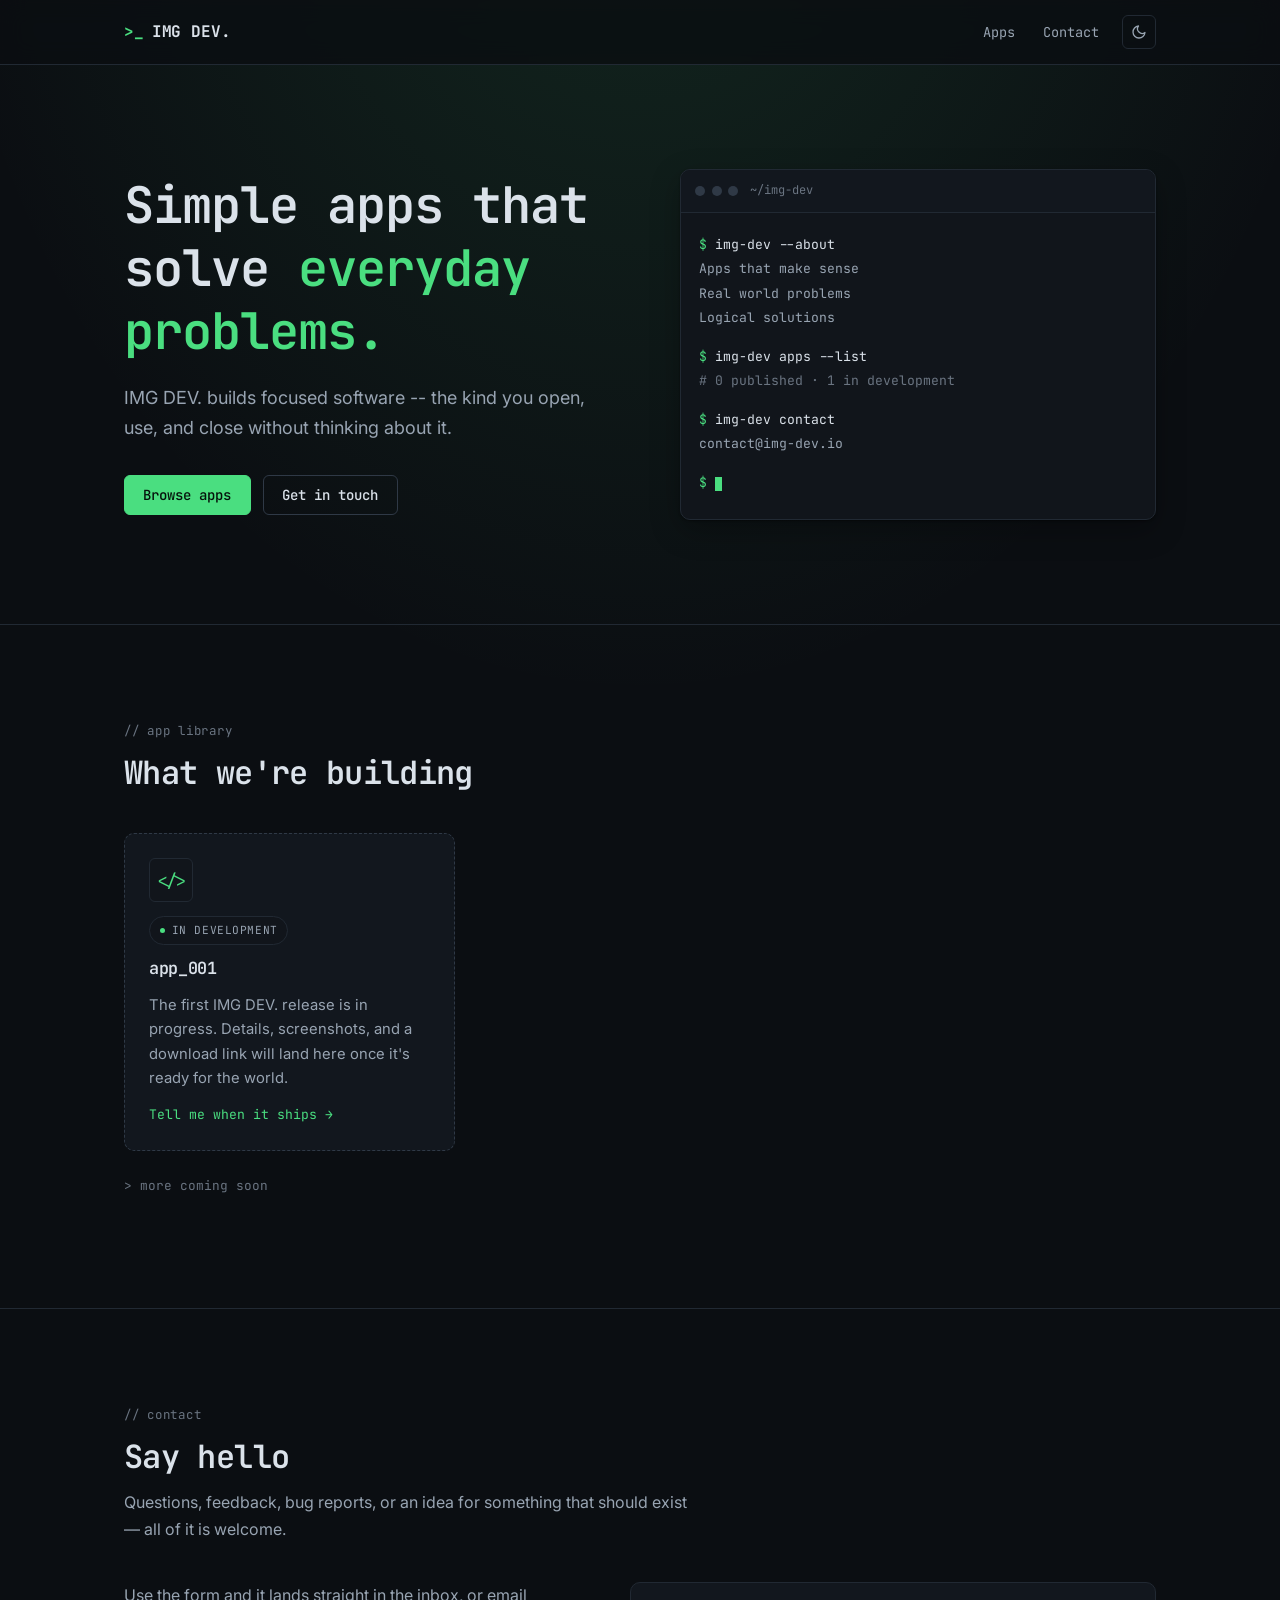
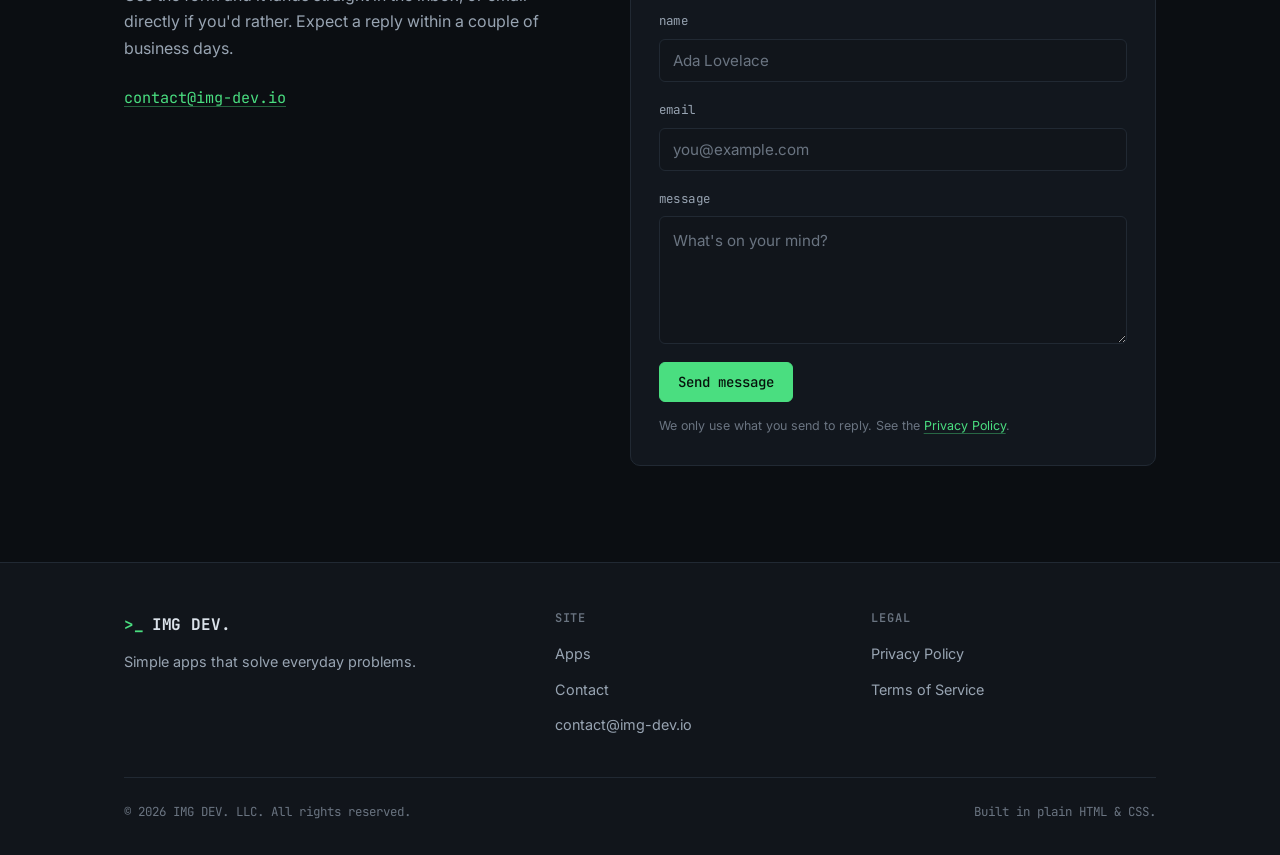
<file: index.html>
<!DOCTYPE html>
<html lang="en" data-theme="dark">

<head>
    <meta charset="UTF-8">
    <meta name="viewport" content="width=device-width, initial-scale=1.0">
    <title>IMG DEV. — Simple apps that solve everyday problems</title>
    <meta name="description" content="IMG DEV. builds focused software — simple apps that solve everyday problems.">

    <meta property="og:type" content="website">
    <meta property="og:title" content="IMG DEV.">
    <meta property="og:description" content="Simple apps that solve everyday problems.">
    <meta property="og:url" content="https://img-dev.io/">
    <meta name="twitter:card" content="summary">

    <link rel="canonical" href="https://img-dev.io/">
    <link rel="icon"
        href="data:image/svg+xml,<svg xmlns='http://www.w3.org/2000/svg' viewBox='0 0 100 100'><rect width='100' height='100' rx='22' fill='%230b0e12'/><text x='50' y='69' font-size='52' font-family='monospace' font-weight='bold' text-anchor='middle' fill='%234ade80'>&gt;_</text></svg>">

    <link rel="preconnect" href="https://fonts.googleapis.com">
    <link rel="preconnect" href="https://fonts.gstatic.com" crossorigin>
    <link rel="stylesheet"
        href="https://fonts.googleapis.com/css2?family=Inter:wght@400;500;600&family=JetBrains+Mono:wght@400;500;600;700&display=swap">
    <link rel="stylesheet" href="styles.css">

    <!-- Applies the saved theme before first paint so light mode doesn't flash dark. -->
    <script>
        (function () {
            try {
                var saved = localStorage.getItem("imgdev-theme");
                if (saved === "light" || saved === "dark") {
                    document.documentElement.setAttribute("data-theme", saved);
                }
            } catch (e) { /* storage blocked — keep the default dark theme */ }
        })();
    </script>
</head>

<body>
    <a class="skip-link" href="#main">Skip to content</a>

    <header class="site-header">
        <div class="container site-header__inner">
            <a class="brand" href="index.html">
                <span class="brand__sigil">&gt;_</span> IMG&nbsp;DEV.
            </a>
            <nav class="site-nav" aria-label="Primary">
                <a href="#apps">Apps</a>
                <a href="#contact">Contact</a>
                <button class="theme-toggle" type="button" id="theme-toggle" aria-label="Switch colour theme">
                    <svg class="icon-moon" viewBox="0 0 24 24" fill="none" stroke="currentColor" stroke-width="2"
                        stroke-linecap="round" stroke-linejoin="round" aria-hidden="true">
                        <path d="M21 12.79A9 9 0 1 1 11.21 3 7 7 0 0 0 21 12.79z" />
                    </svg>
                    <svg class="icon-sun" viewBox="0 0 24 24" fill="none" stroke="currentColor" stroke-width="2"
                        stroke-linecap="round" stroke-linejoin="round" aria-hidden="true">
                        <circle cx="12" cy="12" r="4" />
                        <path
                            d="M12 2v2M12 20v2M4.93 4.93l1.41 1.41M17.66 17.66l1.41 1.41M2 12h2M20 12h2M6.34 17.66l-1.41 1.41M19.07 4.93l-1.41 1.41" />
                    </svg>
                </button>
            </nav>
        </div>
    </header>

    <main id="main">

        <!-- ============================ Hero ============================ -->
        <section class="hero">
            <div class="container hero__grid">
                <div>
                    <h1 class="hero__title">
                        Simple apps that solve <span class="accent">everyday problems.</span>
                    </h1>
                    <p class="hero__lead">
                        IMG DEV. builds focused software -- the kind you open, use, and close
                        without thinking about it.
                    </p>
                    <div class="hero__actions">
                        <a class="btn btn--primary" href="#apps">Browse apps</a>
                        <a class="btn btn--ghost" href="#contact">Get in touch</a>
                    </div>
                </div>

                <div class="terminal" aria-hidden="true">
                    <div class="terminal__bar">
                        <div class="terminal__dots"><span></span><span></span><span></span></div>
                        <span class="terminal__title">~/img-dev</span>
                    </div>
                    <div class="terminal__body">
                        <p class="cmd">img-dev --about</p>
                        <p class="out">Apps that make sense</p>
                        <p class="out">Real world problems</p>
                        <p class="out">Logical solutions</p>
                        <p class="spacer"></p>
                        <p class="cmd">img-dev apps --list</p>
                        <p class="comment"># 0 published · 1 in development</p>
                        <p class="spacer"></p>
                        <p class="cmd">img-dev contact</p>
                        <p class="out">contact@img-dev.io</p>
                        <p class="spacer"></p>
                        <p class="cmd"><span class="cursor"></span></p>
                    </div>
                </div>
            </div>
        </section>

        <!-- ============================ Apps ============================ -->
        <section class="section" id="apps">
            <div class="container">
                <p class="section__label">// app library</p>
                <h2 class="section__title">What we're building</h2>

                <div class="app-grid">
                    <article class="app-card">
                        <div class="app-card__icon" aria-hidden="true">&lt;/&gt;</div>
                        <span class="chip">In development</span>
                        <h3 class="app-card__title">app_001</h3>
                        <p class="app-card__desc">
                            The first IMG DEV. release is in progress. Details, screenshots, and a
                            download link will land here once it's ready for the world.
                        </p>
                        <a class="app-card__link" href="#contact">Tell me when it ships &rarr;</a>
                    </article>
                </div>

                <p class="app-note">&gt; more coming soon</p>
            </div>
        </section>

        <!-- =========================== Contact =========================== -->
        <section class="section" id="contact">
            <div class="container">
                <p class="section__label">// contact</p>
                <h2 class="section__title">Say hello</h2>
                <p class="section__lead">
                    Questions, feedback, bug reports, or an idea for something that should exist —
                    all of it is welcome.
                </p>

                <div class="contact-grid">
                    <div class="contact-aside">
                        <p>
                            Use the form and it lands straight in the inbox, or email directly if
                            you'd rather. Expect a reply within a couple of business days.
                        </p>
                        <a class="contact-aside__email" href="mailto:contact@img-dev.io">contact@img-dev.io</a>
                    </div>

                    <form class="form" id="contact-form" action="https://formspree.io/f/xbgrvall" method="POST">
                        <div class="field">
                            <label for="name">name</label>
                            <input type="text" id="name" name="name" placeholder="Ada Lovelace" required
                                autocomplete="name" maxlength="100">
                        </div>

                        <div class="field">
                            <label for="email">email</label>
                            <input type="email" id="email" name="email" placeholder="you@example.com" required
                                autocomplete="email" maxlength="150">
                        </div>

                        <div class="field">
                            <label for="message">message</label>
                            <textarea id="message" name="message" placeholder="What's on your mind?" required
                                maxlength="4000"></textarea>
                        </div>

                        <!-- Formspree: sets the subject line of the notification email. -->
                        <input type="hidden" name="_subject" value="New message from img-dev.io">
                        <!-- Formspree honeypot: bots fill it, humans never see it. -->
                        <div class="hp" aria-hidden="true">
                            <label for="_gotcha">Leave this field empty</label>
                            <input type="text" id="_gotcha" name="_gotcha" tabindex="-1" autocomplete="off">
                        </div>

                        <p class="form__status" id="form-status" role="status" aria-live="polite" hidden></p>

                        <div class="form__footer">
                            <button class="btn btn--primary" type="submit" id="form-submit">Send message</button>
                            <p class="form__note">
                                We only use what you send to reply. See the
                                <a href="privacy.html">Privacy Policy</a>.
                            </p>
                        </div>
                    </form>
                </div>
            </div>
        </section>

    </main>

    <footer class="site-footer">
        <div class="container">
            <div class="site-footer__grid">
                <div>
                    <a class="brand" href="index.html"><span class="brand__sigil">&gt;_</span> IMG&nbsp;DEV.</a>
                    <p class="site-footer__tagline">
                        Simple apps that solve everyday problems.
                    </p>
                </div>

                <div class="footer-col">
                    <h3>Site</h3>
                    <ul>
                        <li><a href="index.html#apps">Apps</a></li>
                        <li><a href="index.html#contact">Contact</a></li>
                        <li><a href="mailto:contact@img-dev.io">contact@img-dev.io</a></li>
                    </ul>
                </div>

                <div class="footer-col">
                    <h3>Legal</h3>
                    <ul>
                        <li><a href="privacy.html">Privacy Policy</a></li>
                        <li><a href="terms.html">Terms of Service</a></li>
                    </ul>
                </div>
            </div>

            <div class="site-footer__bottom">
                <span>&copy; <span id="year">2026</span> IMG DEV. LLC. All rights reserved.</span>
                <span>Built in plain HTML &amp; CSS.</span>
            </div>
        </div>
    </footer>

    <script src="main.js"></script>
</body>

</html>
</file>
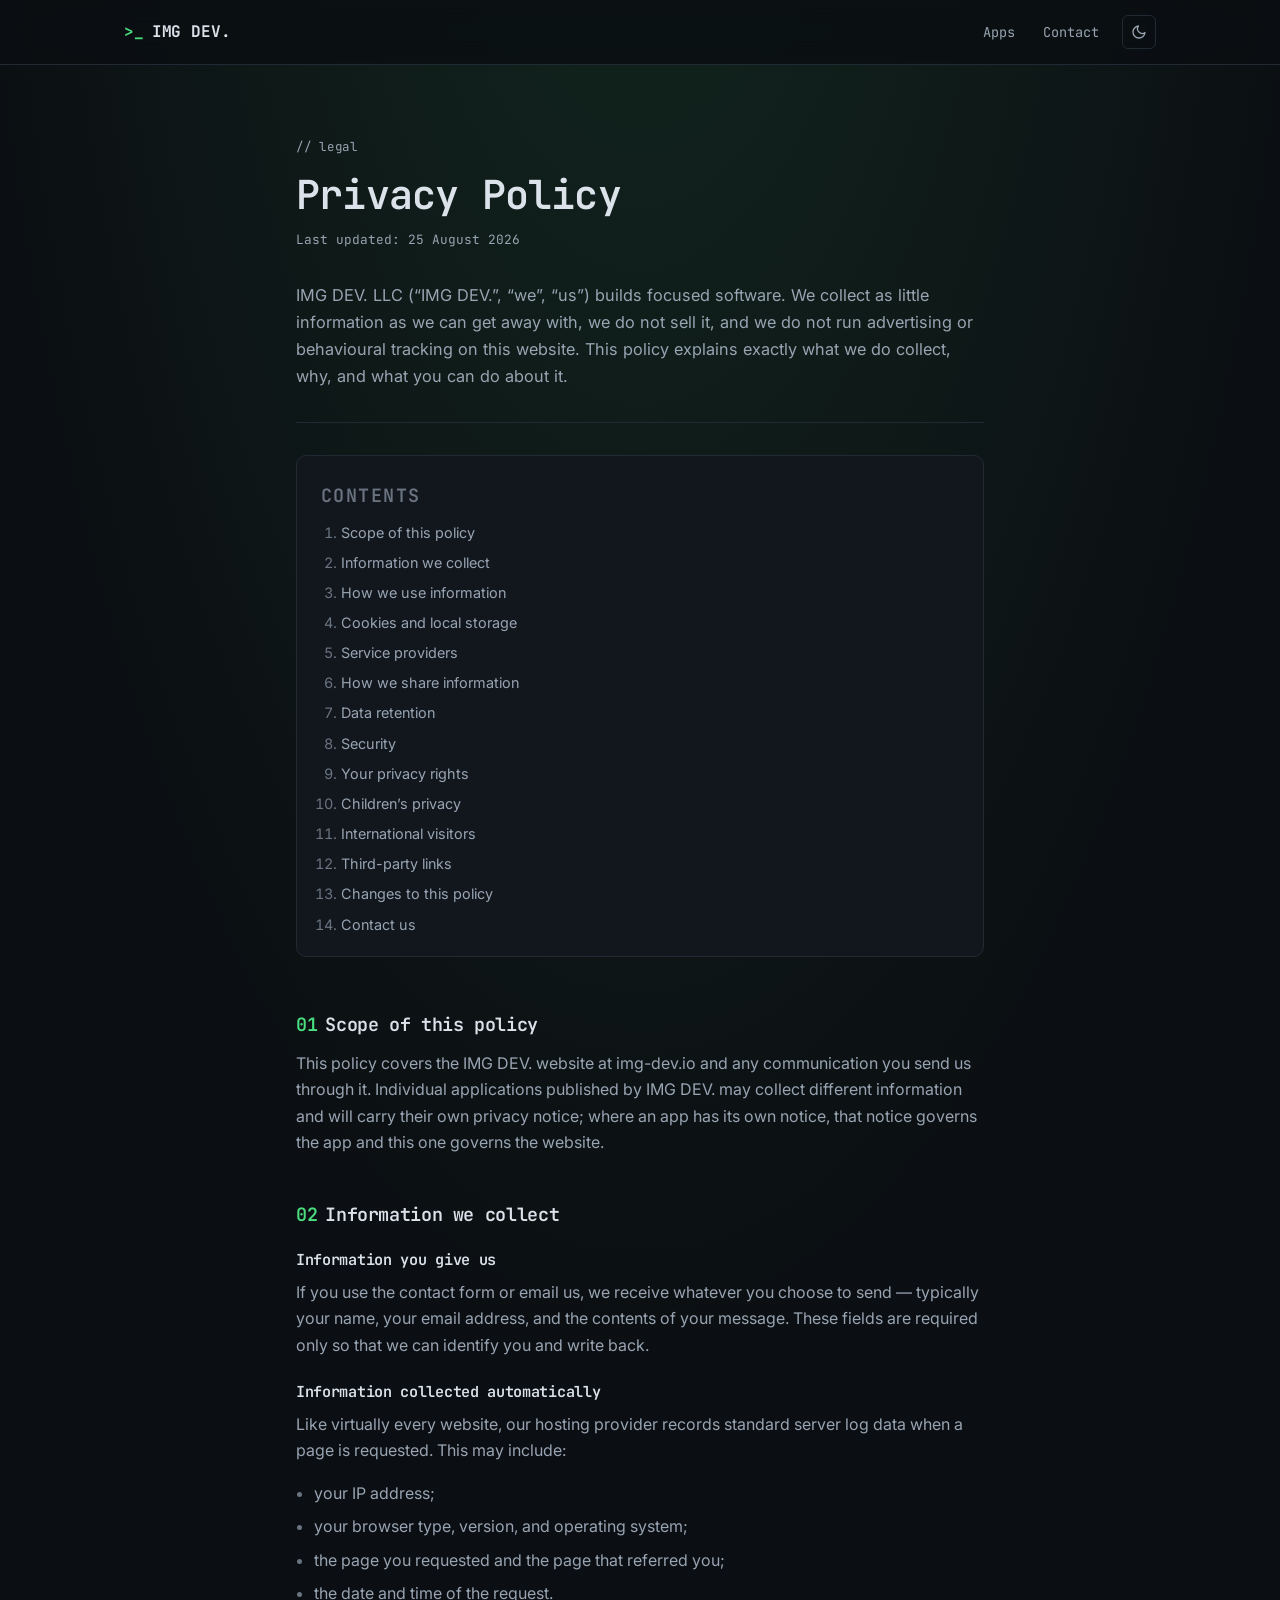
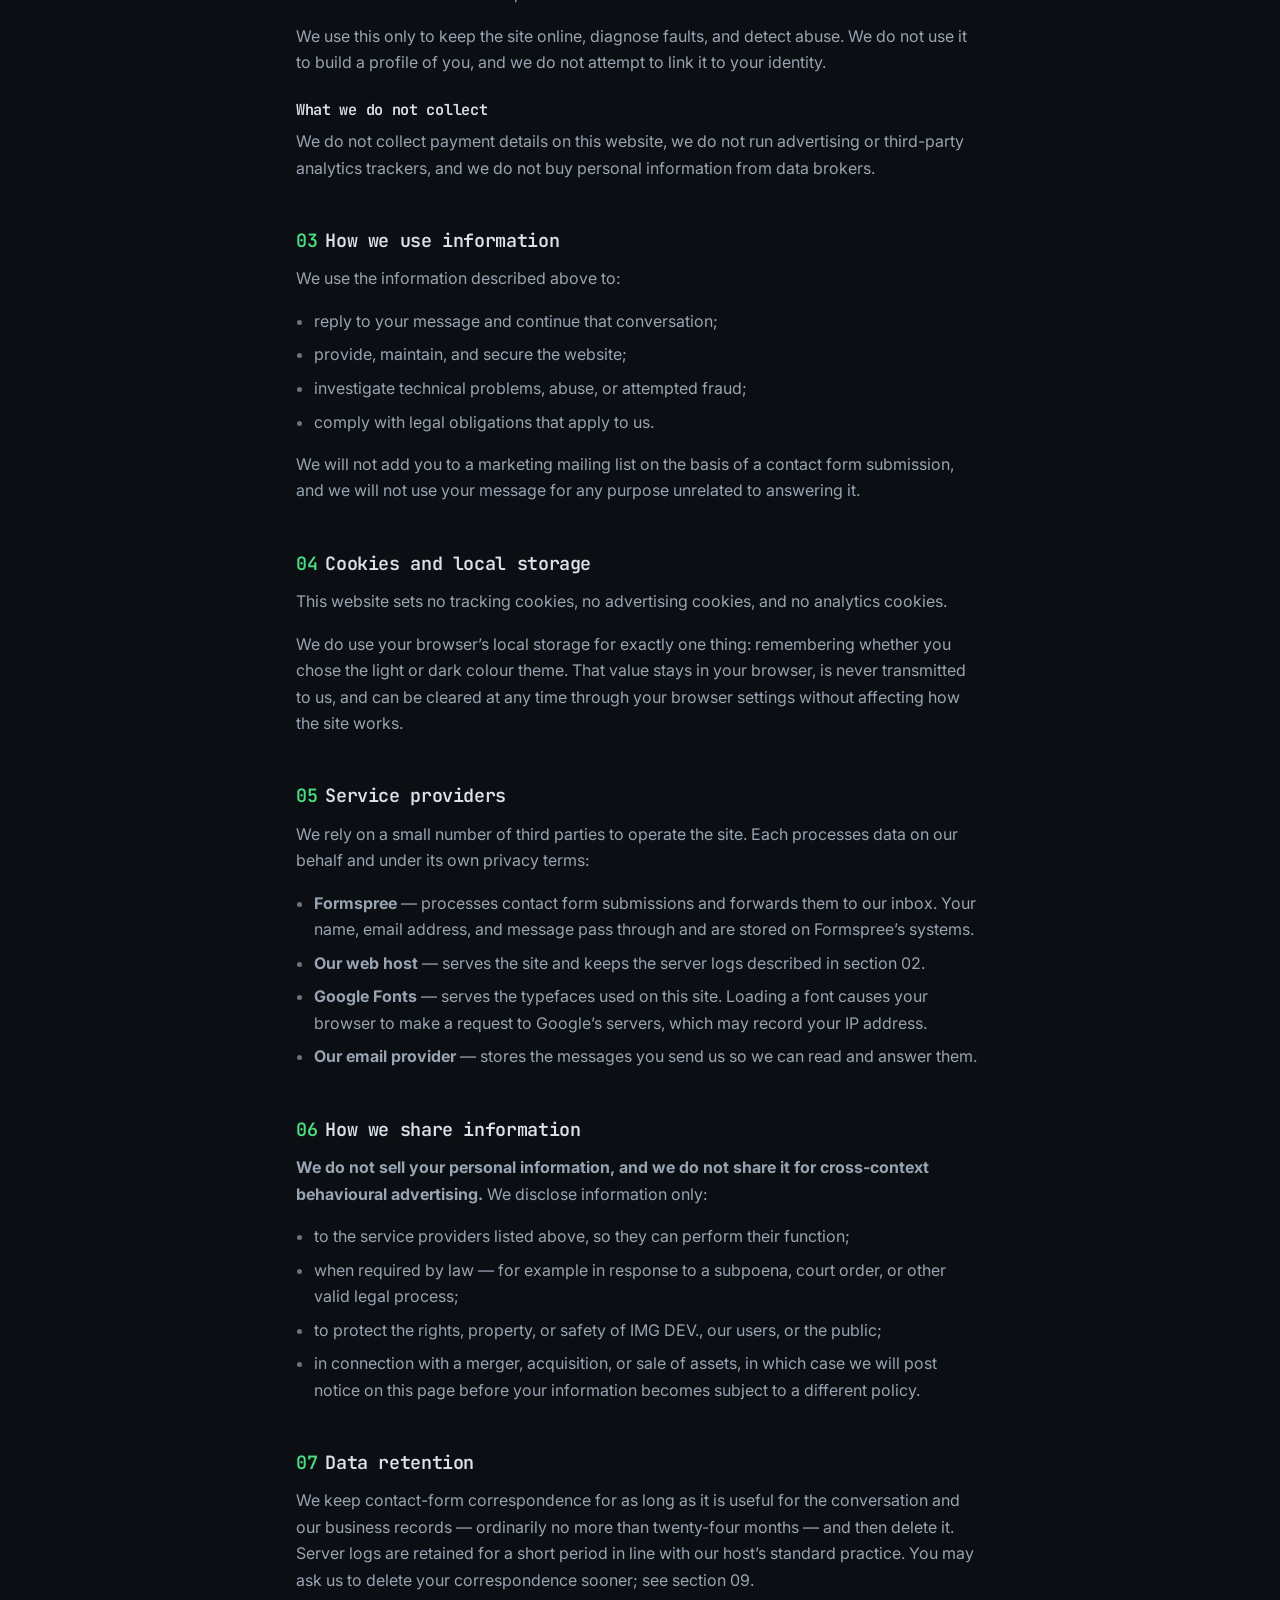
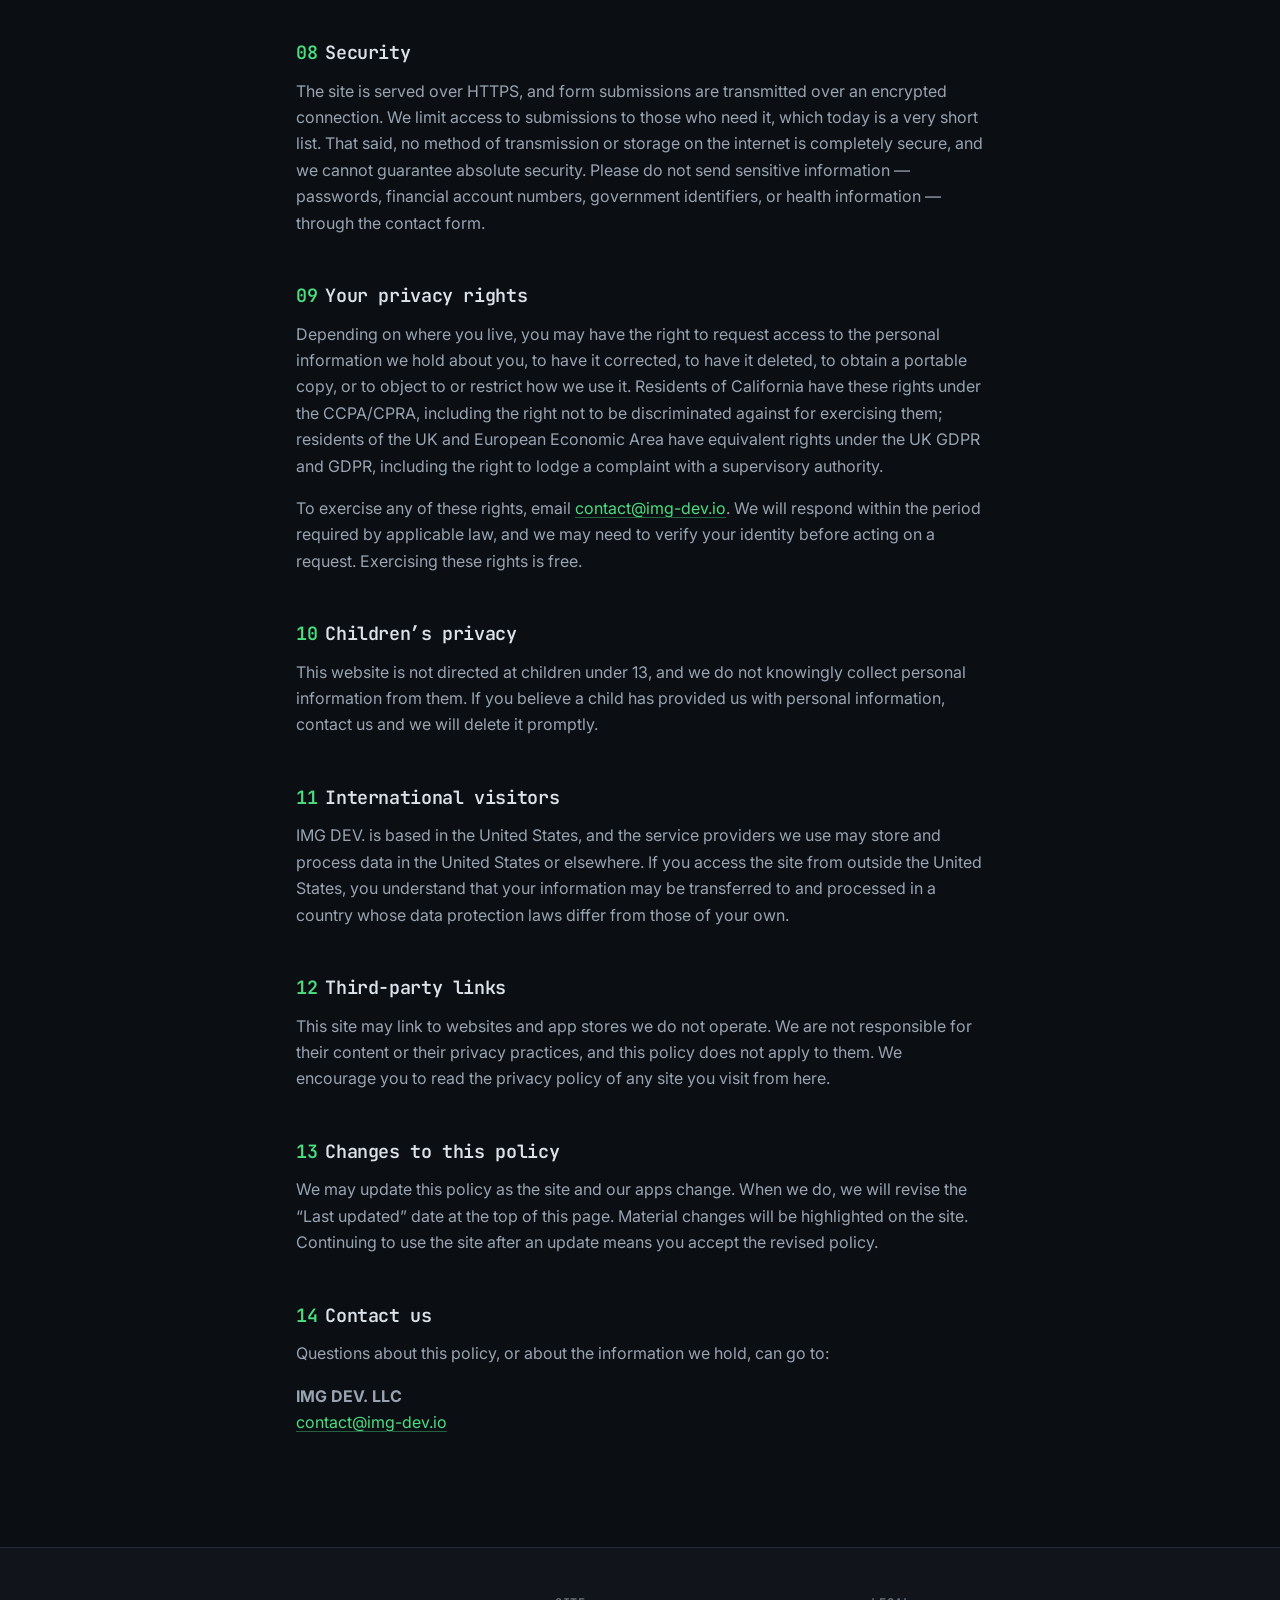
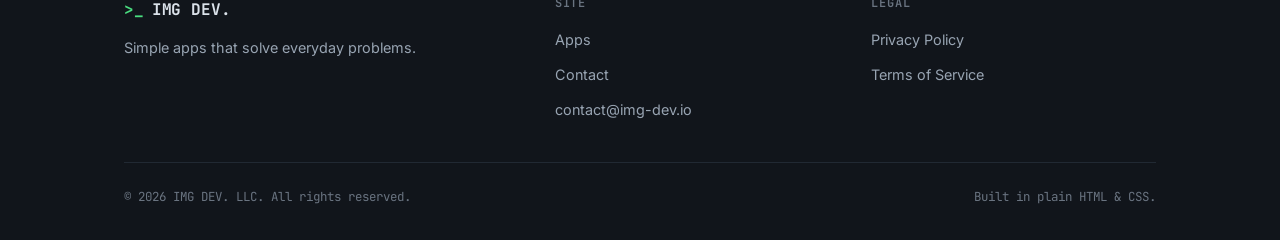
<file: privacy.html>
<!DOCTYPE html>
<html lang="en" data-theme="dark">

<head>
    <meta charset="UTF-8">
    <meta name="viewport" content="width=device-width, initial-scale=1.0">
    <title>Privacy Policy — IMG DEV.</title>
    <meta name="description" content="How IMG DEV. LLC collects, uses, and protects your information.">
    <meta name="robots" content="index, follow">

    <link rel="canonical" href="https://img-dev.io/privacy.html">
    <link rel="icon"
        href="data:image/svg+xml,<svg xmlns='http://www.w3.org/2000/svg' viewBox='0 0 100 100'><rect width='100' height='100' rx='22' fill='%230b0e12'/><text x='50' y='69' font-size='52' font-family='monospace' font-weight='bold' text-anchor='middle' fill='%234ade80'>&gt;_</text></svg>">

    <link rel="preconnect" href="https://fonts.googleapis.com">
    <link rel="preconnect" href="https://fonts.gstatic.com" crossorigin>
    <link rel="stylesheet"
        href="https://fonts.googleapis.com/css2?family=Inter:wght@400;500;600&family=JetBrains+Mono:wght@400;500;600;700&display=swap">
    <link rel="stylesheet" href="styles.css">

    <script>
        (function () {
            try {
                var saved = localStorage.getItem("imgdev-theme");
                if (saved === "light" || saved === "dark") {
                    document.documentElement.setAttribute("data-theme", saved);
                }
            } catch (e) { /* storage blocked — keep the default dark theme */ }
        })();
    </script>
</head>

<body>
    <a class="skip-link" href="#main">Skip to content</a>

    <header class="site-header">
        <div class="container site-header__inner">
            <a class="brand" href="index.html">
                <span class="brand__sigil">&gt;_</span> IMG&nbsp;DEV.
            </a>
            <nav class="site-nav" aria-label="Primary">
                <a href="index.html#apps">Apps</a>
                <a href="index.html#contact">Contact</a>
                <button class="theme-toggle" type="button" id="theme-toggle" aria-label="Switch colour theme">
                    <svg class="icon-moon" viewBox="0 0 24 24" fill="none" stroke="currentColor" stroke-width="2"
                        stroke-linecap="round" stroke-linejoin="round" aria-hidden="true">
                        <path d="M21 12.79A9 9 0 1 1 11.21 3 7 7 0 0 0 21 12.79z" />
                    </svg>
                    <svg class="icon-sun" viewBox="0 0 24 24" fill="none" stroke="currentColor" stroke-width="2"
                        stroke-linecap="round" stroke-linejoin="round" aria-hidden="true">
                        <circle cx="12" cy="12" r="4" />
                        <path d="M12 2v2M12 20v2M4.93 4.93l1.41 1.41M17.66 17.66l1.41 1.41M2 12h2M20 12h2M6.34 17.66l-1.41 1.41M19.07 4.93l-1.41 1.41" />
                    </svg>
                </button>
            </nav>
        </div>
    </header>

    <main id="main" class="legal">
        <div class="container legal__inner">

            <p class="section__label">// legal</p>
            <h1 class="legal__title">Privacy Policy</h1>
            <p class="legal__meta">Last updated: 25 August 2026</p>

            <p class="legal__intro">
                IMG DEV. LLC (&ldquo;IMG DEV.&rdquo;, &ldquo;we&rdquo;, &ldquo;us&rdquo;) builds focused
                software. We collect as little information as we can get away with, we do not
                sell it, and we do not run advertising or behavioural tracking on this website. This
                policy explains exactly what we do collect, why, and what you can do about it.
            </p>

            <nav class="legal__toc" aria-label="Table of contents">
                <h2>Contents</h2>
                <ol>
                    <li><a href="#scope">Scope of this policy</a></li>
                    <li><a href="#collect">Information we collect</a></li>
                    <li><a href="#use">How we use information</a></li>
                    <li><a href="#cookies">Cookies and local storage</a></li>
                    <li><a href="#providers">Service providers</a></li>
                    <li><a href="#sharing">How we share information</a></li>
                    <li><a href="#retention">Data retention</a></li>
                    <li><a href="#security">Security</a></li>
                    <li><a href="#rights">Your privacy rights</a></li>
                    <li><a href="#children">Children&rsquo;s privacy</a></li>
                    <li><a href="#international">International visitors</a></li>
                    <li><a href="#thirdparty">Third-party links</a></li>
                    <li><a href="#changes">Changes to this policy</a></li>
                    <li><a href="#contact">Contact us</a></li>
                </ol>
            </nav>

            <section id="scope">
                <h2><span class="num">01</span>Scope of this policy</h2>
                <p>
                    This policy covers the IMG DEV. website at img-dev.io and any communication you send
                    us through it. Individual applications published by IMG DEV. may collect different
                    information and will carry their own privacy notice; where an app has its own notice,
                    that notice governs the app and this one governs the website.
                </p>
            </section>

            <section id="collect">
                <h2><span class="num">02</span>Information we collect</h2>

                <h3>Information you give us</h3>
                <p>
                    If you use the contact form or email us, we receive whatever you choose to send —
                    typically your name, your email address, and the contents of your message. These
                    fields are required only so that we can identify you and write back.
                </p>

                <h3>Information collected automatically</h3>
                <p>
                    Like virtually every website, our hosting provider records standard server log data
                    when a page is requested. This may include:
                </p>
                <ul>
                    <li>your IP address;</li>
                    <li>your browser type, version, and operating system;</li>
                    <li>the page you requested and the page that referred you;</li>
                    <li>the date and time of the request.</li>
                </ul>
                <p>
                    We use this only to keep the site online, diagnose faults, and detect abuse. We do
                    not use it to build a profile of you, and we do not attempt to link it to your
                    identity.
                </p>

                <h3>What we do not collect</h3>
                <p>
                    We do not collect payment details on this website, we do not run advertising or
                    third-party analytics trackers, and we do not buy personal information from data
                    brokers.
                </p>
            </section>

            <section id="use">
                <h2><span class="num">03</span>How we use information</h2>
                <p>We use the information described above to:</p>
                <ul>
                    <li>reply to your message and continue that conversation;</li>
                    <li>provide, maintain, and secure the website;</li>
                    <li>investigate technical problems, abuse, or attempted fraud;</li>
                    <li>comply with legal obligations that apply to us.</li>
                </ul>
                <p>
                    We will not add you to a marketing mailing list on the basis of a contact form
                    submission, and we will not use your message for any purpose unrelated to answering it.
                </p>
            </section>

            <section id="cookies">
                <h2><span class="num">04</span>Cookies and local storage</h2>
                <p>
                    This website sets no tracking cookies, no advertising cookies, and no analytics
                    cookies.
                </p>
                <p>
                    We do use your browser&rsquo;s local storage for exactly one thing: remembering
                    whether you chose the light or dark colour theme. That value stays in your browser,
                    is never transmitted to us, and can be cleared at any time through your browser
                    settings without affecting how the site works.
                </p>
            </section>

            <section id="providers">
                <h2><span class="num">05</span>Service providers</h2>
                <p>
                    We rely on a small number of third parties to operate the site. Each processes data
                    on our behalf and under its own privacy terms:
                </p>
                <ul>
                    <li>
                        <strong>Formspree</strong> — processes contact form submissions and forwards
                        them to our inbox. Your name, email address, and message pass through and are
                        stored on Formspree&rsquo;s systems.
                    </li>
                    <li>
                        <strong>Our web host</strong> — serves the site and keeps the server logs
                        described in section 02.
                    </li>
                    <li>
                        <strong>Google Fonts</strong> — serves the typefaces used on this site. Loading
                        a font causes your browser to make a request to Google&rsquo;s servers, which
                        may record your IP address.
                    </li>
                    <li>
                        <strong>Our email provider</strong> — stores the messages you send us so we can
                        read and answer them.
                    </li>
                </ul>
            </section>

            <section id="sharing">
                <h2><span class="num">06</span>How we share information</h2>
                <p>
                    <strong>We do not sell your personal information, and we do not share it for
                    cross-context behavioural advertising.</strong> We disclose information only:
                </p>
                <ul>
                    <li>to the service providers listed above, so they can perform their function;</li>
                    <li>
                        when required by law — for example in response to a subpoena, court order, or
                        other valid legal process;
                    </li>
                    <li>
                        to protect the rights, property, or safety of IMG DEV., our users, or the public;
                    </li>
                    <li>
                        in connection with a merger, acquisition, or sale of assets, in which case we
                        will post notice on this page before your information becomes subject to a
                        different policy.
                    </li>
                </ul>
            </section>

            <section id="retention">
                <h2><span class="num">07</span>Data retention</h2>
                <p>
                    We keep contact-form correspondence for as long as it is useful for the conversation
                    and our business records — ordinarily no more than twenty-four months — and then
                    delete it. Server logs are retained for a short period in line with our host&rsquo;s
                    standard practice. You may ask us to delete your correspondence sooner; see section 09.
                </p>
            </section>

            <section id="security">
                <h2><span class="num">08</span>Security</h2>
                <p>
                    The site is served over HTTPS, and form submissions are transmitted over an encrypted
                    connection. We limit access to submissions to those who need it, which today is a
                    very short list. That said, no method of transmission or storage on the internet is
                    completely secure, and we cannot guarantee absolute security. Please do not send
                    sensitive information — passwords, financial account numbers, government
                    identifiers, or health information — through the contact form.
                </p>
            </section>

            <section id="rights">
                <h2><span class="num">09</span>Your privacy rights</h2>
                <p>
                    Depending on where you live, you may have the right to request access to the personal
                    information we hold about you, to have it corrected, to have it deleted, to obtain a
                    portable copy, or to object to or restrict how we use it. Residents of California
                    have these rights under the CCPA/CPRA, including the right not to be discriminated
                    against for exercising them; residents of the UK and European Economic Area have
                    equivalent rights under the UK GDPR and GDPR, including the right to lodge a
                    complaint with a supervisory authority.
                </p>
                <p>
                    To exercise any of these rights, email
                    <a href="mailto:contact@img-dev.io">contact@img-dev.io</a>. We will respond within
                    the period required by applicable law, and we may need to verify your identity before
                    acting on a request. Exercising these rights is free.
                </p>
            </section>

            <section id="children">
                <h2><span class="num">10</span>Children&rsquo;s privacy</h2>
                <p>
                    This website is not directed at children under 13, and we do not knowingly collect
                    personal information from them. If you believe a child has provided us with personal
                    information, contact us and we will delete it promptly.
                </p>
            </section>

            <section id="international">
                <h2><span class="num">11</span>International visitors</h2>
                <p>
                    IMG DEV. is based in the United States, and the service providers we use may store
                    and process data in the United States or elsewhere. If you access the site from
                    outside the United States, you understand that your information may be transferred
                    to and processed in a country whose data protection laws differ from those of your
                    own.
                </p>
            </section>

            <section id="thirdparty">
                <h2><span class="num">12</span>Third-party links</h2>
                <p>
                    This site may link to websites and app stores we do not operate. We are not
                    responsible for their content or their privacy practices, and this policy does not
                    apply to them. We encourage you to read the privacy policy of any site you visit
                    from here.
                </p>
            </section>

            <section id="changes">
                <h2><span class="num">13</span>Changes to this policy</h2>
                <p>
                    We may update this policy as the site and our apps change. When we do, we will revise
                    the &ldquo;Last updated&rdquo; date at the top of this page. Material changes will be
                    highlighted on the site. Continuing to use the site after an update means you accept
                    the revised policy.
                </p>
            </section>

            <section id="contact">
                <h2><span class="num">14</span>Contact us</h2>
                <p>
                    Questions about this policy, or about the information we hold, can go to:
                </p>
                <p>
                    <strong>IMG DEV. LLC</strong><br>
                    <a href="mailto:contact@img-dev.io">contact@img-dev.io</a>
                </p>
            </section>

        </div>
    </main>

    <footer class="site-footer">
        <div class="container">
            <div class="site-footer__grid">
                <div>
                    <a class="brand" href="index.html"><span class="brand__sigil">&gt;_</span> IMG&nbsp;DEV.</a>
                    <p class="site-footer__tagline">
                        Simple apps that solve everyday problems.
                    </p>
                </div>

                <div class="footer-col">
                    <h3>Site</h3>
                    <ul>
                        <li><a href="index.html#apps">Apps</a></li>
                        <li><a href="index.html#contact">Contact</a></li>
                        <li><a href="mailto:contact@img-dev.io">contact@img-dev.io</a></li>
                    </ul>
                </div>

                <div class="footer-col">
                    <h3>Legal</h3>
                    <ul>
                        <li><a href="privacy.html">Privacy Policy</a></li>
                        <li><a href="terms.html">Terms of Service</a></li>
                    </ul>
                </div>
            </div>

            <div class="site-footer__bottom">
                <span>&copy; <span id="year">2026</span> IMG DEV. LLC. All rights reserved.</span>
                <span>Built in plain HTML &amp; CSS.</span>
            </div>
        </div>
    </footer>

    <script src="main.js"></script>
</body>

</html>
</file>
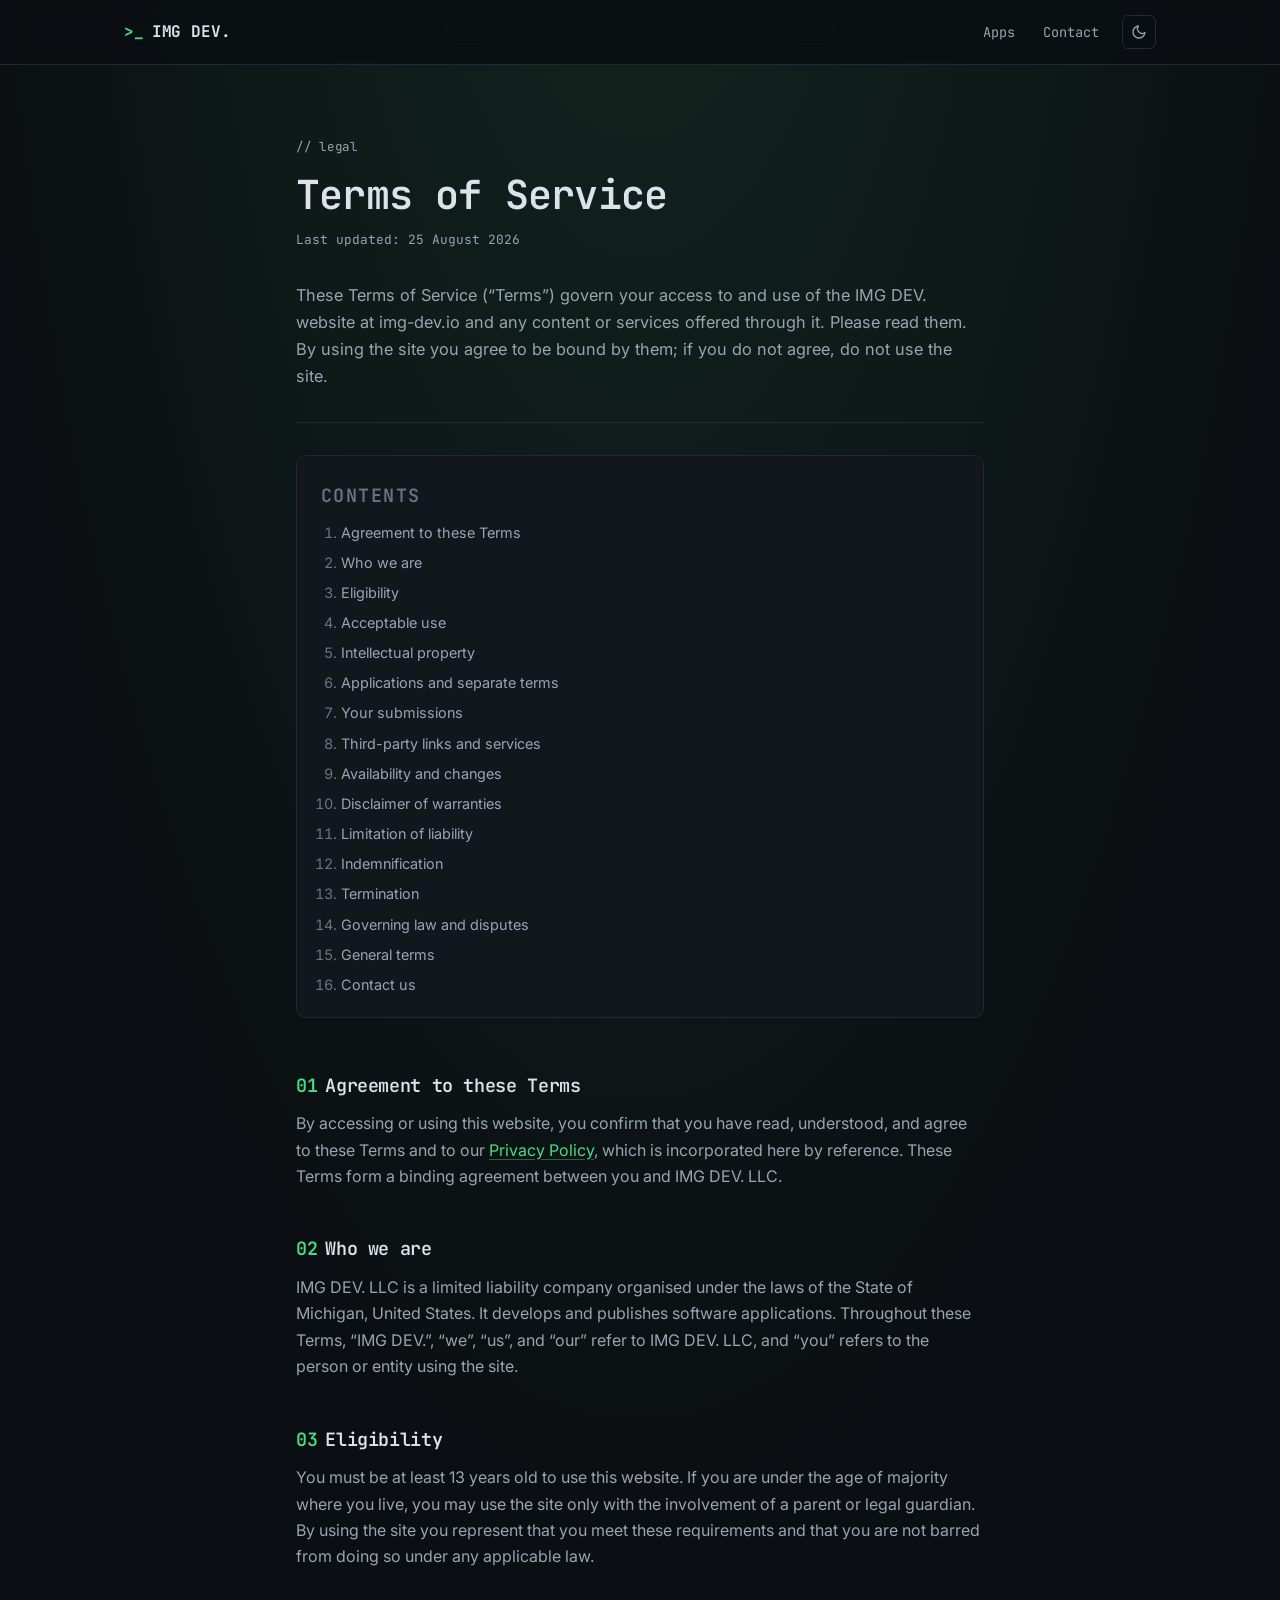
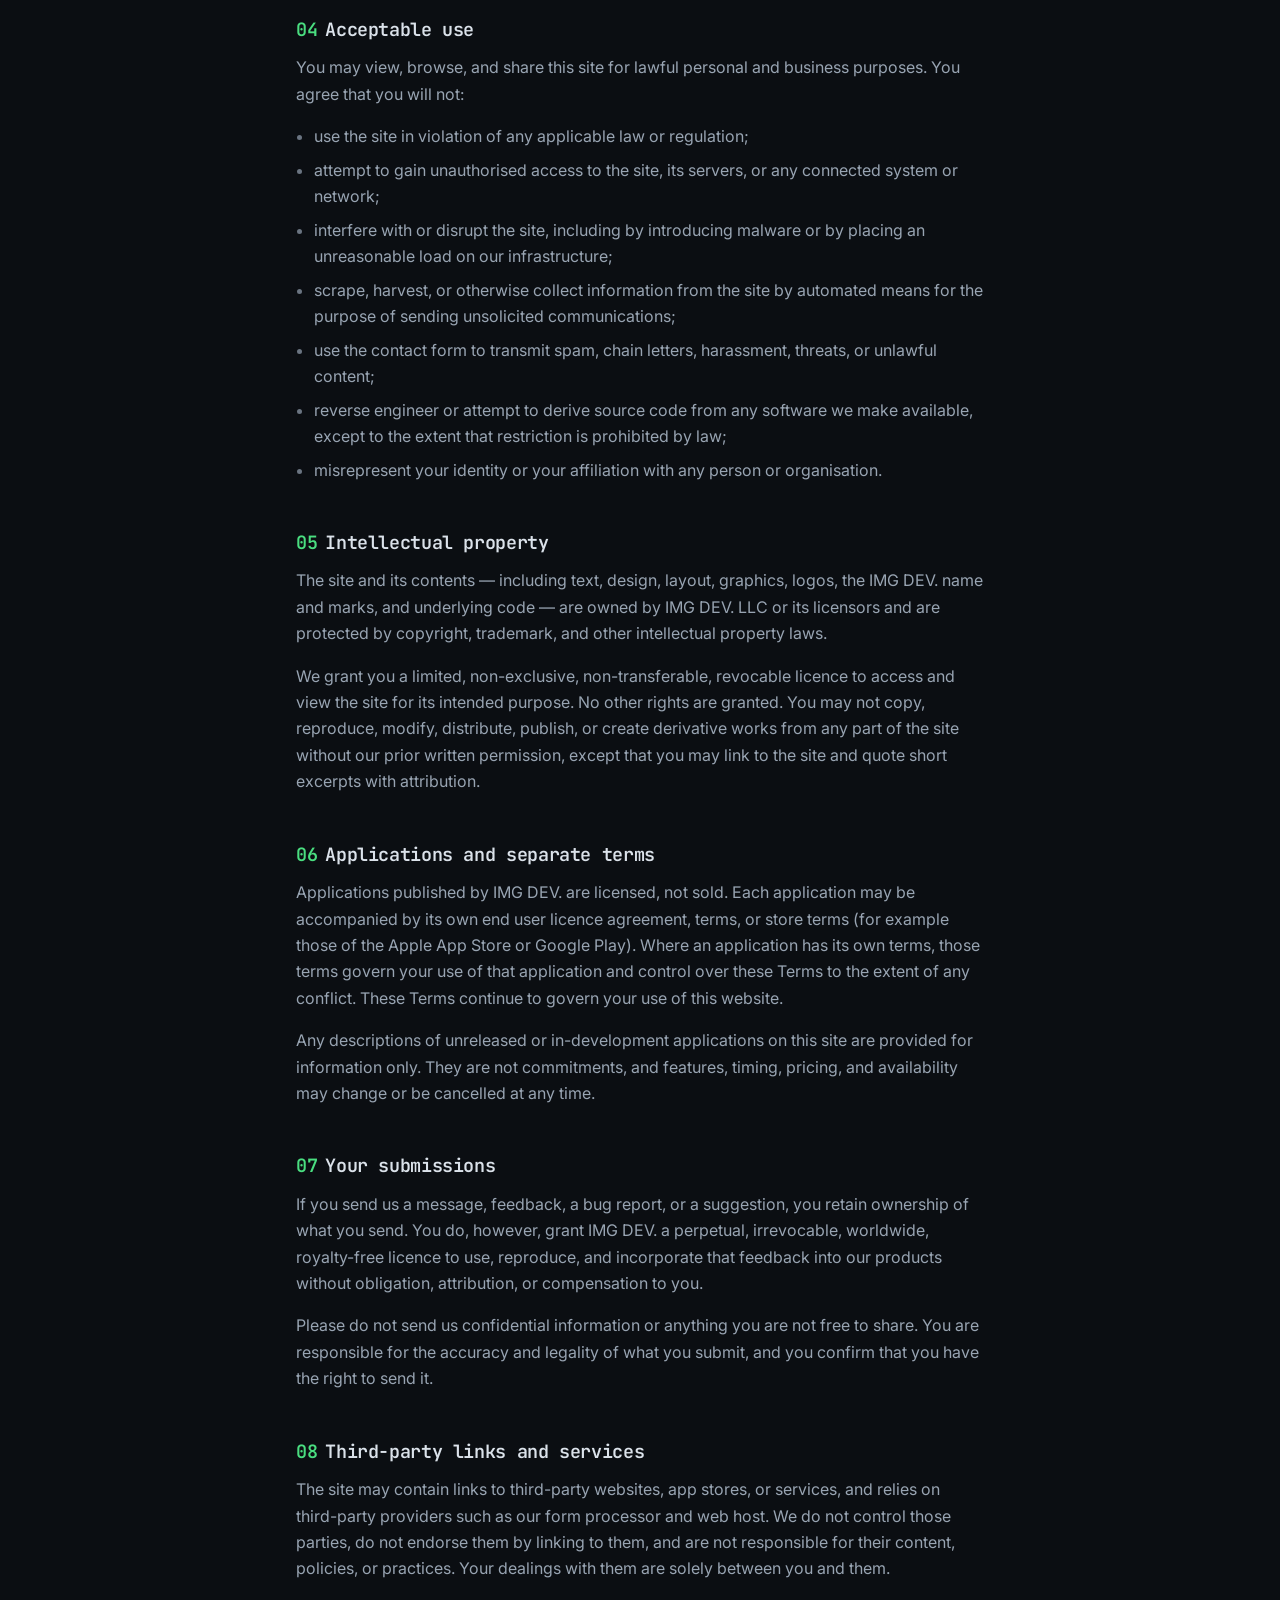
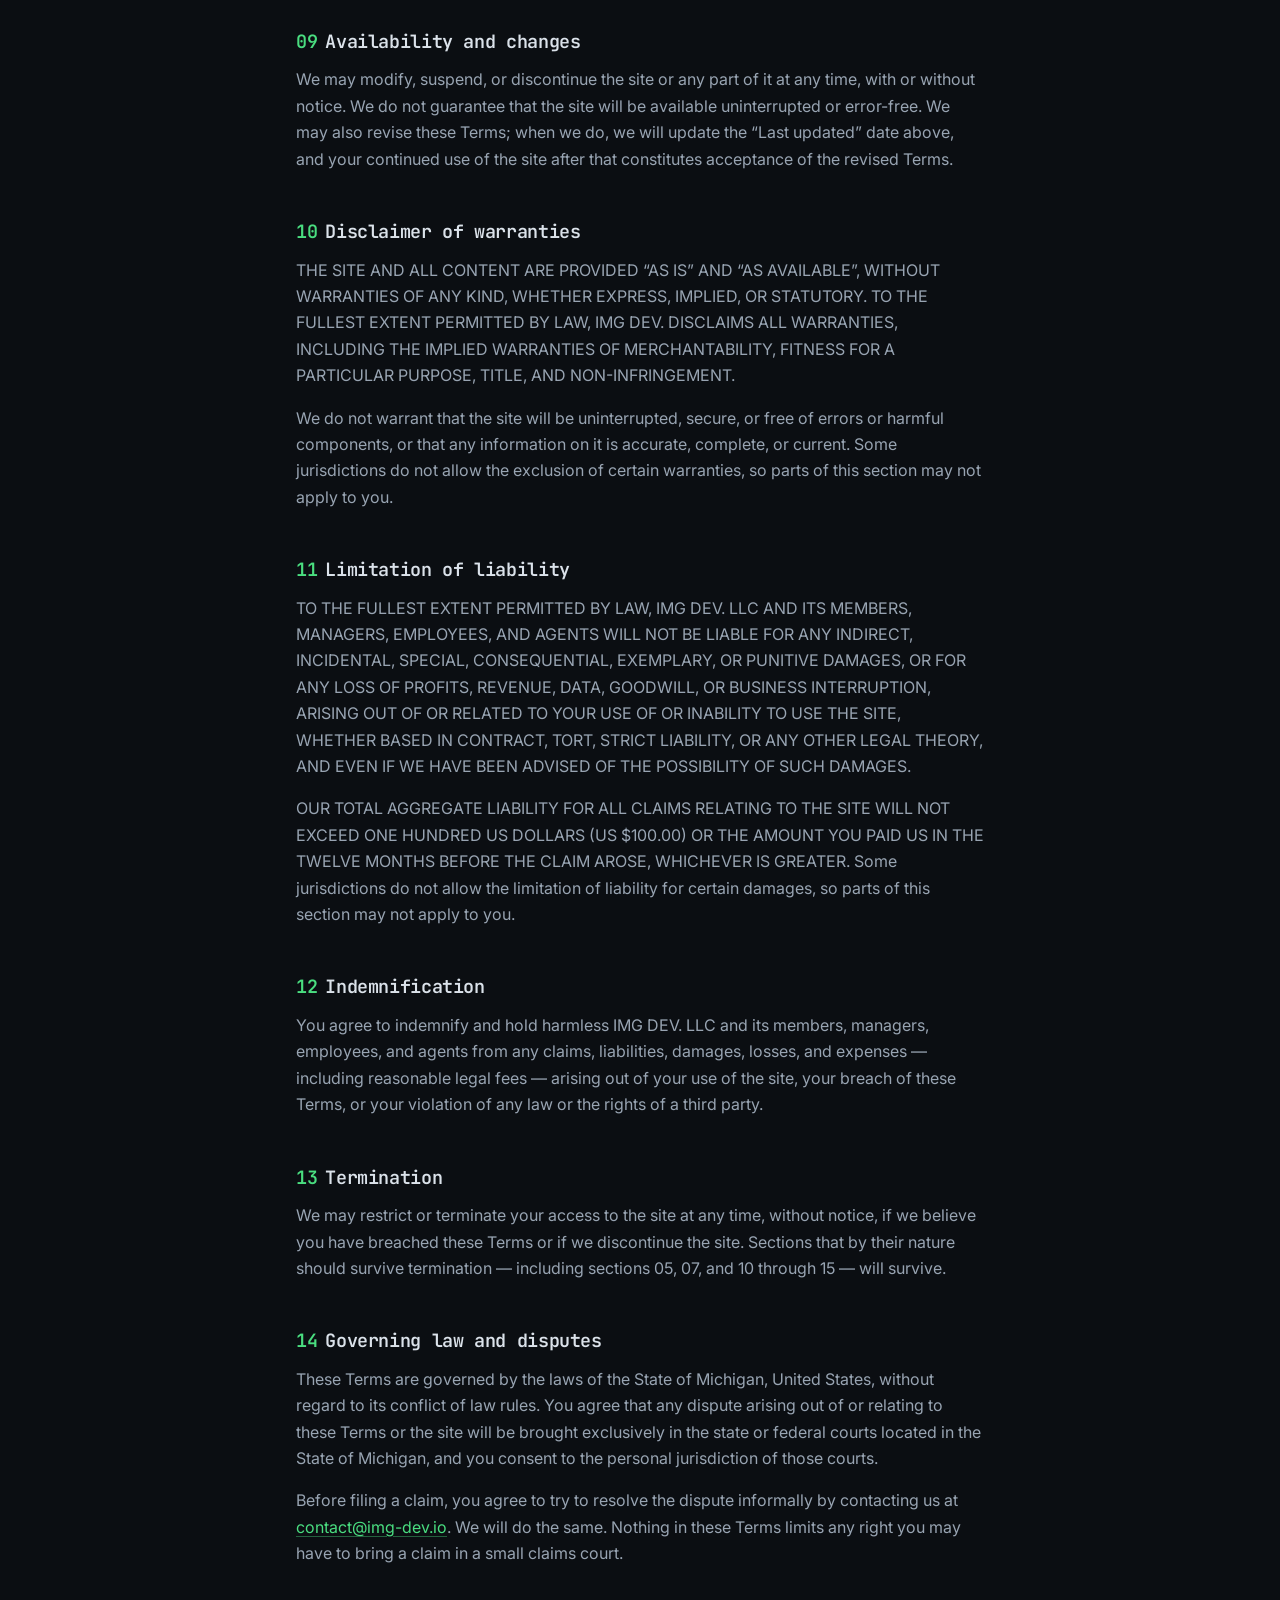
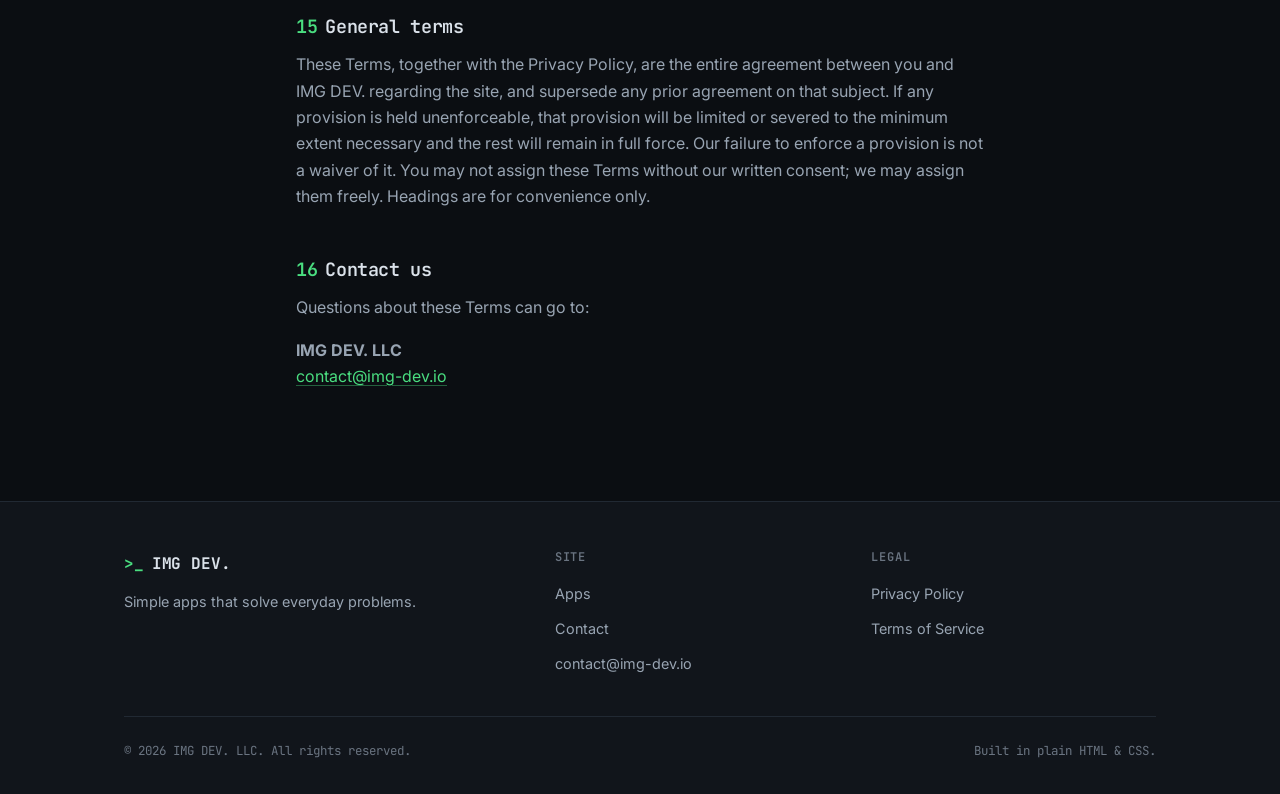
<file: terms.html>
<!DOCTYPE html>
<html lang="en" data-theme="dark">

<head>
    <meta charset="UTF-8">
    <meta name="viewport" content="width=device-width, initial-scale=1.0">
    <title>Terms of Service — IMG DEV.</title>
    <meta name="description" content="The terms that govern your use of the IMG DEV. website and software.">
    <meta name="robots" content="index, follow">

    <link rel="canonical" href="https://img-dev.io/terms.html">
    <link rel="icon"
        href="data:image/svg+xml,<svg xmlns='http://www.w3.org/2000/svg' viewBox='0 0 100 100'><rect width='100' height='100' rx='22' fill='%230b0e12'/><text x='50' y='69' font-size='52' font-family='monospace' font-weight='bold' text-anchor='middle' fill='%234ade80'>&gt;_</text></svg>">

    <link rel="preconnect" href="https://fonts.googleapis.com">
    <link rel="preconnect" href="https://fonts.gstatic.com" crossorigin>
    <link rel="stylesheet"
        href="https://fonts.googleapis.com/css2?family=Inter:wght@400;500;600&family=JetBrains+Mono:wght@400;500;600;700&display=swap">
    <link rel="stylesheet" href="styles.css">

    <script>
        (function () {
            try {
                var saved = localStorage.getItem("imgdev-theme");
                if (saved === "light" || saved === "dark") {
                    document.documentElement.setAttribute("data-theme", saved);
                }
            } catch (e) { /* storage blocked — keep the default dark theme */ }
        })();
    </script>
</head>

<body>
    <a class="skip-link" href="#main">Skip to content</a>

    <header class="site-header">
        <div class="container site-header__inner">
            <a class="brand" href="index.html">
                <span class="brand__sigil">&gt;_</span> IMG&nbsp;DEV.
            </a>
            <nav class="site-nav" aria-label="Primary">
                <a href="index.html#apps">Apps</a>
                <a href="index.html#contact">Contact</a>
                <button class="theme-toggle" type="button" id="theme-toggle" aria-label="Switch colour theme">
                    <svg class="icon-moon" viewBox="0 0 24 24" fill="none" stroke="currentColor" stroke-width="2"
                        stroke-linecap="round" stroke-linejoin="round" aria-hidden="true">
                        <path d="M21 12.79A9 9 0 1 1 11.21 3 7 7 0 0 0 21 12.79z" />
                    </svg>
                    <svg class="icon-sun" viewBox="0 0 24 24" fill="none" stroke="currentColor" stroke-width="2"
                        stroke-linecap="round" stroke-linejoin="round" aria-hidden="true">
                        <circle cx="12" cy="12" r="4" />
                        <path d="M12 2v2M12 20v2M4.93 4.93l1.41 1.41M17.66 17.66l1.41 1.41M2 12h2M20 12h2M6.34 17.66l-1.41 1.41M19.07 4.93l-1.41 1.41" />
                    </svg>
                </button>
            </nav>
        </div>
    </header>

    <main id="main" class="legal">
        <div class="container legal__inner">

            <p class="section__label">// legal</p>
            <h1 class="legal__title">Terms of Service</h1>
            <p class="legal__meta">Last updated: 25 August 2026</p>

            <p class="legal__intro">
                These Terms of Service (&ldquo;Terms&rdquo;) govern your access to and use of the IMG DEV.
                website at img-dev.io and any content or services offered through it. Please read them.
                By using the site you agree to be bound by them; if you do not agree, do not use the site.
            </p>

            <nav class="legal__toc" aria-label="Table of contents">
                <h2>Contents</h2>
                <ol>
                    <li><a href="#agreement">Agreement to these Terms</a></li>
                    <li><a href="#who">Who we are</a></li>
                    <li><a href="#eligibility">Eligibility</a></li>
                    <li><a href="#use">Acceptable use</a></li>
                    <li><a href="#ip">Intellectual property</a></li>
                    <li><a href="#apps">Applications and separate terms</a></li>
                    <li><a href="#submissions">Your submissions</a></li>
                    <li><a href="#thirdparty">Third-party links and services</a></li>
                    <li><a href="#availability">Availability and changes</a></li>
                    <li><a href="#warranty">Disclaimer of warranties</a></li>
                    <li><a href="#liability">Limitation of liability</a></li>
                    <li><a href="#indemnity">Indemnification</a></li>
                    <li><a href="#termination">Termination</a></li>
                    <li><a href="#law">Governing law and disputes</a></li>
                    <li><a href="#general">General terms</a></li>
                    <li><a href="#contact">Contact us</a></li>
                </ol>
            </nav>

            <section id="agreement">
                <h2><span class="num">01</span>Agreement to these Terms</h2>
                <p>
                    By accessing or using this website, you confirm that you have read, understood, and
                    agree to these Terms and to our <a href="privacy.html">Privacy Policy</a>, which is
                    incorporated here by reference. These Terms form a binding agreement between you and
                    IMG DEV. LLC.
                </p>
            </section>

            <section id="who">
                <h2><span class="num">02</span>Who we are</h2>
                <p>
                    IMG DEV. LLC is a limited liability company organised under the laws of the State
                    of Michigan, United States. It develops and publishes software applications.
                    Throughout these Terms,
                    &ldquo;IMG DEV.&rdquo;, &ldquo;we&rdquo;, &ldquo;us&rdquo;, and &ldquo;our&rdquo;
                    refer to IMG DEV. LLC, and &ldquo;you&rdquo; refers to the person or entity using the site.
                </p>
            </section>

            <section id="eligibility">
                <h2><span class="num">03</span>Eligibility</h2>
                <p>
                    You must be at least 13 years old to use this website. If you are under the age of
                    majority where you live, you may use the site only with the involvement of a parent
                    or legal guardian. By using the site you represent that you meet these requirements
                    and that you are not barred from doing so under any applicable law.
                </p>
            </section>

            <section id="use">
                <h2><span class="num">04</span>Acceptable use</h2>
                <p>
                    You may view, browse, and share this site for lawful personal and business purposes.
                    You agree that you will not:
                </p>
                <ul>
                    <li>use the site in violation of any applicable law or regulation;</li>
                    <li>
                        attempt to gain unauthorised access to the site, its servers, or any connected
                        system or network;
                    </li>
                    <li>
                        interfere with or disrupt the site, including by introducing malware or by
                        placing an unreasonable load on our infrastructure;
                    </li>
                    <li>
                        scrape, harvest, or otherwise collect information from the site by automated
                        means for the purpose of sending unsolicited communications;
                    </li>
                    <li>
                        use the contact form to transmit spam, chain letters, harassment, threats, or
                        unlawful content;
                    </li>
                    <li>
                        reverse engineer or attempt to derive source code from any software we make
                        available, except to the extent that restriction is prohibited by law;
                    </li>
                    <li>
                        misrepresent your identity or your affiliation with any person or organisation.
                    </li>
                </ul>
            </section>

            <section id="ip">
                <h2><span class="num">05</span>Intellectual property</h2>
                <p>
                    The site and its contents — including text, design, layout, graphics, logos, the
                    IMG DEV. name and marks, and underlying code — are owned by IMG DEV. LLC or its
                    licensors and are protected by copyright, trademark, and other intellectual property
                    laws.
                </p>
                <p>
                    We grant you a limited, non-exclusive, non-transferable, revocable licence to access
                    and view the site for its intended purpose. No other rights are granted. You may not
                    copy, reproduce, modify, distribute, publish, or create derivative works from any
                    part of the site without our prior written permission, except that you may link to
                    the site and quote short excerpts with attribution.
                </p>
            </section>

            <section id="apps">
                <h2><span class="num">06</span>Applications and separate terms</h2>
                <p>
                    Applications published by IMG DEV. are licensed, not sold. Each application may be
                    accompanied by its own end user licence agreement, terms, or store terms (for example
                    those of the Apple App Store or Google Play). Where an application has its own terms,
                    those terms govern your use of that application and control over these Terms to the
                    extent of any conflict. These Terms continue to govern your use of this website.
                </p>
                <p>
                    Any descriptions of unreleased or in-development applications on this site are
                    provided for information only. They are not commitments, and features, timing,
                    pricing, and availability may change or be cancelled at any time.
                </p>
            </section>

            <section id="submissions">
                <h2><span class="num">07</span>Your submissions</h2>
                <p>
                    If you send us a message, feedback, a bug report, or a suggestion, you retain
                    ownership of what you send. You do, however, grant IMG DEV. a perpetual,
                    irrevocable, worldwide, royalty-free licence to use, reproduce, and incorporate that
                    feedback into our products without obligation, attribution, or compensation to you.
                </p>
                <p>
                    Please do not send us confidential information or anything you are not free to
                    share. You are responsible for the accuracy and legality of what you submit, and you
                    confirm that you have the right to send it.
                </p>
            </section>

            <section id="thirdparty">
                <h2><span class="num">08</span>Third-party links and services</h2>
                <p>
                    The site may contain links to third-party websites, app stores, or services, and
                    relies on third-party providers such as our form processor and web host. We do not
                    control those parties, do not endorse them by linking to them, and are not
                    responsible for their content, policies, or practices. Your dealings with them are
                    solely between you and them.
                </p>
            </section>

            <section id="availability">
                <h2><span class="num">09</span>Availability and changes</h2>
                <p>
                    We may modify, suspend, or discontinue the site or any part of it at any time,
                    with or without notice. We do not guarantee that the site will be available
                    uninterrupted or error-free. We may also revise these Terms; when we do, we will
                    update the &ldquo;Last updated&rdquo; date above, and your continued use of the site
                    after that constitutes acceptance of the revised Terms.
                </p>
            </section>

            <section id="warranty">
                <h2><span class="num">10</span>Disclaimer of warranties</h2>
                <p>
                    THE SITE AND ALL CONTENT ARE PROVIDED &ldquo;AS IS&rdquo; AND &ldquo;AS
                    AVAILABLE&rdquo;, WITHOUT WARRANTIES OF ANY KIND, WHETHER EXPRESS, IMPLIED, OR
                    STATUTORY. TO THE FULLEST EXTENT PERMITTED BY LAW, IMG DEV. DISCLAIMS ALL WARRANTIES,
                    INCLUDING THE IMPLIED WARRANTIES OF MERCHANTABILITY, FITNESS FOR A PARTICULAR
                    PURPOSE, TITLE, AND NON-INFRINGEMENT.
                </p>
                <p>
                    We do not warrant that the site will be uninterrupted, secure, or free of errors or
                    harmful components, or that any information on it is accurate, complete, or current.
                    Some jurisdictions do not allow the exclusion of certain warranties, so parts of this
                    section may not apply to you.
                </p>
            </section>

            <section id="liability">
                <h2><span class="num">11</span>Limitation of liability</h2>
                <p>
                    TO THE FULLEST EXTENT PERMITTED BY LAW, IMG DEV. LLC AND ITS MEMBERS, MANAGERS,
                    EMPLOYEES, AND AGENTS WILL NOT BE LIABLE FOR ANY INDIRECT, INCIDENTAL, SPECIAL,
                    CONSEQUENTIAL, EXEMPLARY, OR PUNITIVE DAMAGES, OR FOR ANY LOSS OF PROFITS, REVENUE,
                    DATA, GOODWILL, OR BUSINESS INTERRUPTION, ARISING OUT OF OR RELATED TO YOUR USE OF
                    OR INABILITY TO USE THE SITE, WHETHER BASED IN CONTRACT, TORT, STRICT LIABILITY, OR
                    ANY OTHER LEGAL THEORY, AND EVEN IF WE HAVE BEEN ADVISED OF THE POSSIBILITY OF SUCH
                    DAMAGES.
                </p>
                <p>
                    OUR TOTAL AGGREGATE LIABILITY FOR ALL CLAIMS RELATING TO THE SITE WILL NOT EXCEED
                    ONE HUNDRED US DOLLARS (US $100.00) OR THE AMOUNT YOU PAID US IN THE TWELVE MONTHS
                    BEFORE THE CLAIM AROSE, WHICHEVER IS GREATER. Some jurisdictions do not allow the
                    limitation of liability for certain damages, so parts of this section may not apply
                    to you.
                </p>
            </section>

            <section id="indemnity">
                <h2><span class="num">12</span>Indemnification</h2>
                <p>
                    You agree to indemnify and hold harmless IMG DEV. LLC and its members, managers,
                    employees, and agents from any claims, liabilities, damages, losses, and expenses —
                    including reasonable legal fees — arising out of your use of the site, your breach
                    of these Terms, or your violation of any law or the rights of a third party.
                </p>
            </section>

            <section id="termination">
                <h2><span class="num">13</span>Termination</h2>
                <p>
                    We may restrict or terminate your access to the site at any time, without notice, if
                    we believe you have breached these Terms or if we discontinue the site. Sections that
                    by their nature should survive termination — including sections 05, 07, and 10
                    through 15 — will survive.
                </p>
            </section>

            <section id="law">
                <h2><span class="num">14</span>Governing law and disputes</h2>
                <p>
                    These Terms are governed by the laws of the State of Michigan, United States,
                    without regard to its conflict of law rules. You agree that any dispute arising out
                    of or relating to these Terms or the site will be brought exclusively in the state
                    or federal courts located in the State of Michigan, and you consent to the personal
                    jurisdiction of those courts.
                </p>
                <p>
                    Before filing a claim, you agree to try to resolve the dispute informally by
                    contacting us at <a href="mailto:contact@img-dev.io">contact@img-dev.io</a>. We will
                    do the same. Nothing in these Terms limits any right you may have to bring a claim
                    in a small claims court.
                </p>
            </section>

            <section id="general">
                <h2><span class="num">15</span>General terms</h2>
                <p>
                    These Terms, together with the Privacy Policy, are the entire agreement between you
                    and IMG DEV. regarding the site, and supersede any prior agreement on that subject.
                    If any provision is held unenforceable, that provision will be limited or severed to
                    the minimum extent necessary and the rest will remain in full force. Our failure to
                    enforce a provision is not a waiver of it. You may not assign these Terms without our
                    written consent; we may assign them freely. Headings are for convenience only.
                </p>
            </section>

            <section id="contact">
                <h2><span class="num">16</span>Contact us</h2>
                <p>Questions about these Terms can go to:</p>
                <p>
                    <strong>IMG DEV. LLC</strong><br>
                    <a href="mailto:contact@img-dev.io">contact@img-dev.io</a>
                </p>
            </section>

        </div>
    </main>

    <footer class="site-footer">
        <div class="container">
            <div class="site-footer__grid">
                <div>
                    <a class="brand" href="index.html"><span class="brand__sigil">&gt;_</span> IMG&nbsp;DEV.</a>
                    <p class="site-footer__tagline">
                        Simple apps that solve everyday problems.
                    </p>
                </div>

                <div class="footer-col">
                    <h3>Site</h3>
                    <ul>
                        <li><a href="index.html#apps">Apps</a></li>
                        <li><a href="index.html#contact">Contact</a></li>
                        <li><a href="mailto:contact@img-dev.io">contact@img-dev.io</a></li>
                    </ul>
                </div>

                <div class="footer-col">
                    <h3>Legal</h3>
                    <ul>
                        <li><a href="privacy.html">Privacy Policy</a></li>
                        <li><a href="terms.html">Terms of Service</a></li>
                    </ul>
                </div>
            </div>

            <div class="site-footer__bottom">
                <span>&copy; <span id="year">2026</span> IMG DEV. LLC. All rights reserved.</span>
                <span>Built in plain HTML &amp; CSS.</span>
            </div>
        </div>
    </footer>

    <script src="main.js"></script>
</body>

</html>
</file>
<file: styles.css>
/* ==========================================================================
   IMG DEV. — site styles
   Dark, terminal-inspired. Light mode available via [data-theme="light"].
   ========================================================================== */

/* --------------------------------------------------------------------------
   Design tokens
   -------------------------------------------------------------------------- */

:root {
  --bg: #0b0e12;
  --bg-elev: #11151b;
  --surface: #12171e;
  --border: #212933;
  --border-strong: #2f3946;
  --text: #dbe2ea;
  --text-dim: #98a4b2;
  --text-faint: #6a7481;
  --accent: #4ade80;
  --accent-strong: #86efac;
  --accent-glow: rgba(74, 222, 128, 0.13);

  --mono: "JetBrains Mono", ui-monospace, SFMono-Regular, Menlo, Consolas,
    "Liberation Mono", monospace;
  --sans: "Inter", -apple-system, BlinkMacSystemFont, "Segoe UI", Roboto,
    Helvetica, Arial, sans-serif;

  --radius: 10px;
  --radius-sm: 6px;
  --maxw: 1080px;
  --shadow: 0 1px 2px rgba(0, 0, 0, 0.4), 0 10px 30px rgba(0, 0, 0, 0.28);

  color-scheme: dark;
}

:root[data-theme="light"] {
  --bg: #fbfcfd;
  --bg-elev: #ffffff;
  --surface: #ffffff;
  --border: #e3e9ef;
  --border-strong: #c9d2dc;
  --text: #101519;
  --text-dim: #55606d;
  --text-faint: #7b8693;
  --accent: #0b8a4d;
  --accent-strong: #076f3c;
  --accent-glow: rgba(11, 138, 77, 0.1);
  --shadow: 0 1px 2px rgba(16, 21, 25, 0.06), 0 10px 30px rgba(16, 21, 25, 0.07);

  color-scheme: light;
}

/* --------------------------------------------------------------------------
   Base
   -------------------------------------------------------------------------- */

*,
*::before,
*::after {
  box-sizing: border-box;
}

html {
  scroll-behavior: smooth;
  scroll-padding-top: 5.5rem;
  -webkit-text-size-adjust: 100%;
}

body {
  margin: 0;
  min-height: 100vh;
  display: flex;
  flex-direction: column;
  background-color: var(--bg);
  background-image: radial-gradient(
    ellipse 80% 55% at 50% -10%,
    var(--accent-glow),
    transparent 70%
  );
  background-repeat: no-repeat;
  color: var(--text);
  font-family: var(--sans);
  font-size: 16px;
  line-height: 1.65;
  -webkit-font-smoothing: antialiased;
}

h1,
h2,
h3,
h4 {
  font-family: var(--mono);
  font-weight: 600;
  letter-spacing: -0.02em;
  line-height: 1.25;
  margin: 0;
}

p {
  margin: 0 0 1rem;
}

a {
  color: var(--accent);
  text-decoration-color: color-mix(in srgb, var(--accent) 40%, transparent);
  text-underline-offset: 3px;
}

a:hover {
  text-decoration-color: currentColor;
}

:focus-visible {
  outline: 2px solid var(--accent);
  outline-offset: 3px;
  border-radius: 3px;
}

code {
  font-family: var(--mono);
  font-size: 0.9em;
  background: var(--surface);
  border: 1px solid var(--border);
  border-radius: 4px;
  padding: 0.1em 0.35em;
}

hr {
  border: 0;
  border-top: 1px solid var(--border);
  margin: 2.5rem 0;
}

.container {
  width: 100%;
  max-width: var(--maxw);
  margin-inline: auto;
  padding-inline: 1.5rem;
}

.visually-hidden {
  position: absolute;
  width: 1px;
  height: 1px;
  margin: -1px;
  padding: 0;
  overflow: hidden;
  clip: rect(0 0 0 0);
  white-space: nowrap;
  border: 0;
}

.skip-link {
  position: absolute;
  left: 1rem;
  top: -100%;
  z-index: 100;
  padding: 0.6rem 1rem;
  background: var(--surface);
  border: 1px solid var(--accent);
  border-radius: var(--radius-sm);
  font-family: var(--mono);
  font-size: 0.85rem;
  text-decoration: none;
}

.skip-link:focus {
  top: 1rem;
}

/* --------------------------------------------------------------------------
   Header
   -------------------------------------------------------------------------- */

.site-header {
  position: sticky;
  top: 0;
  z-index: 50;
  background: color-mix(in srgb, var(--bg) 82%, transparent);
  backdrop-filter: saturate(160%) blur(12px);
  -webkit-backdrop-filter: saturate(160%) blur(12px);
  border-bottom: 1px solid var(--border);
}

.site-header__inner {
  display: flex;
  align-items: center;
  justify-content: space-between;
  gap: 1rem;
  min-height: 4rem;
}

.brand {
  display: inline-flex;
  align-items: baseline;
  gap: 0.5rem;
  font-family: var(--mono);
  font-size: 1rem;
  font-weight: 700;
  letter-spacing: -0.01em;
  color: var(--text);
  text-decoration: none;
  white-space: nowrap;
}

.brand__sigil {
  color: var(--accent);
  font-weight: 700;
}

.site-nav {
  display: flex;
  align-items: center;
  gap: 0.35rem;
}

.site-nav a {
  font-family: var(--mono);
  font-size: 0.85rem;
  color: var(--text-dim);
  text-decoration: none;
  padding: 0.45rem 0.7rem;
  border-radius: var(--radius-sm);
}

.site-nav a:hover {
  color: var(--text);
  background: var(--surface);
}

.theme-toggle {
  display: inline-grid;
  place-items: center;
  width: 2.15rem;
  height: 2.15rem;
  margin-left: 0.35rem;
  padding: 0;
  background: transparent;
  border: 1px solid var(--border);
  border-radius: var(--radius-sm);
  color: var(--text-dim);
  cursor: pointer;
  transition: color 0.15s, border-color 0.15s;
}

.theme-toggle:hover {
  color: var(--accent);
  border-color: var(--border-strong);
}

.theme-toggle svg {
  width: 1rem;
  height: 1rem;
}

:root:not([data-theme="light"]) .theme-toggle .icon-sun {
  display: none;
}

:root[data-theme="light"] .theme-toggle .icon-moon {
  display: none;
}

/* --------------------------------------------------------------------------
   Buttons
   -------------------------------------------------------------------------- */

.btn {
  display: inline-flex;
  align-items: center;
  gap: 0.5rem;
  font-family: var(--mono);
  font-size: 0.875rem;
  font-weight: 500;
  line-height: 1;
  padding: 0.75rem 1.15rem;
  border-radius: var(--radius-sm);
  border: 1px solid transparent;
  cursor: pointer;
  text-decoration: none;
  transition: background-color 0.15s, border-color 0.15s, color 0.15s;
}

.btn--primary {
  background: var(--accent);
  color: #06120b;
  border-color: var(--accent);
}

:root[data-theme="light"] .btn--primary {
  color: #ffffff;
}

.btn--primary:hover {
  background: var(--accent-strong);
  border-color: var(--accent-strong);
}

.btn--ghost {
  background: transparent;
  color: var(--text);
  border-color: var(--border-strong);
}

.btn--ghost:hover {
  border-color: var(--accent);
  color: var(--accent);
}

.btn[disabled] {
  opacity: 0.55;
  cursor: not-allowed;
}

/* --------------------------------------------------------------------------
   Sections
   -------------------------------------------------------------------------- */

.section {
  padding-block: clamp(3.5rem, 8vw, 6rem);
  border-top: 1px solid var(--border);
}

.section__label {
  font-family: var(--mono);
  font-size: 0.78rem;
  color: var(--text-faint);
  letter-spacing: 0.06em;
  margin-bottom: 0.75rem;
}

.section__title {
  font-size: clamp(1.5rem, 3.5vw, 2rem);
  margin-bottom: 0.75rem;
}

.section__lead {
  color: var(--text-dim);
  max-width: 58ch;
  margin-bottom: 2.5rem;
}

/* Sections with no lead paragraph still need breathing room below the title. */
.section__title + .app-grid,
.section__title + .contact-grid {
  margin-top: 2.5rem;
}

/* --------------------------------------------------------------------------
   Hero
   -------------------------------------------------------------------------- */

.hero {
  padding-block: clamp(3.5rem, 9vw, 6.5rem);
}

.hero__grid {
  display: grid;
  grid-template-columns: 1fr;
  gap: clamp(2.5rem, 5vw, 3.5rem);
  align-items: center;
}

@media (min-width: 900px) {
  .hero__grid {
    grid-template-columns: 1.05fr 1fr;
  }
}

.hero__title {
  font-size: clamp(2rem, 5.5vw, 3.15rem);
  margin-bottom: 1.25rem;
  text-wrap: balance;
}

.hero__title .accent {
  color: var(--accent);
}

.hero__lead {
  font-size: clamp(1rem, 1.8vw, 1.125rem);
  color: var(--text-dim);
  max-width: 46ch;
  margin-bottom: 2rem;
}

.hero__actions {
  display: flex;
  flex-wrap: wrap;
  gap: 0.75rem;
}

/* --------------------------------------------------------------------------
   Terminal window
   -------------------------------------------------------------------------- */

.terminal {
  background: var(--bg-elev);
  border: 1px solid var(--border);
  border-radius: var(--radius);
  box-shadow: var(--shadow);
  overflow: hidden;
}

.terminal__bar {
  display: flex;
  align-items: center;
  gap: 0.75rem;
  padding: 0.7rem 0.9rem;
  background: var(--surface);
  border-bottom: 1px solid var(--border);
}

.terminal__dots {
  display: flex;
  gap: 0.4rem;
}

.terminal__dots span {
  width: 10px;
  height: 10px;
  border-radius: 50%;
  background: var(--border-strong);
}

.terminal__title {
  font-family: var(--mono);
  font-size: 0.75rem;
  color: var(--text-faint);
}

.terminal__body {
  padding: 1.25rem 1.15rem 1.5rem;
  font-family: var(--mono);
  font-size: 0.82rem;
  line-height: 1.85;
  overflow-x: auto;
}

.terminal__body p {
  margin: 0;
  white-space: pre-wrap;
}

.terminal__body .cmd {
  color: var(--text);
}

.terminal__body .cmd::before {
  content: "$ ";
  color: var(--accent);
}

.terminal__body .out {
  color: var(--text-dim);
}

.terminal__body .comment {
  color: var(--text-faint);
}

.terminal__body .spacer {
  height: 0.9rem;
}

.cursor {
  display: inline-block;
  width: 0.55em;
  height: 1.05em;
  vertical-align: text-bottom;
  background: var(--accent);
  animation: blink 1.1s steps(2, start) infinite;
}

@keyframes blink {
  to {
    visibility: hidden;
  }
}

@media (prefers-reduced-motion: reduce) {
  html {
    scroll-behavior: auto;
  }
  .cursor {
    animation: none;
  }
}

/* --------------------------------------------------------------------------
   App library
   -------------------------------------------------------------------------- */

.app-grid {
  display: grid;
  grid-template-columns: repeat(auto-fill, minmax(min(100%, 300px), 1fr));
  gap: 1.25rem;
}

.app-card {
  display: flex;
  flex-direction: column;
  gap: 0.85rem;
  padding: 1.5rem;
  background: var(--surface);
  border: 1px dashed var(--border-strong);
  border-radius: var(--radius);
}

.app-card__icon {
  display: grid;
  place-items: center;
  width: 2.75rem;
  height: 2.75rem;
  border-radius: var(--radius-sm);
  background: var(--bg-elev);
  border: 1px solid var(--border);
  color: var(--accent);
  font-family: var(--mono);
  font-size: 1.1rem;
}

.app-card__title {
  font-size: 1.05rem;
}

.app-card__desc {
  color: var(--text-dim);
  font-size: 0.925rem;
  margin: 0;
  flex-grow: 1;
}

.app-card__link {
  font-family: var(--mono);
  font-size: 0.82rem;
  text-decoration: none;
  align-self: flex-start;
}

.app-card__link:hover {
  text-decoration: underline;
  text-underline-offset: 3px;
}

.chip {
  display: inline-flex;
  align-items: center;
  gap: 0.45rem;
  align-self: flex-start;
  font-family: var(--mono);
  font-size: 0.7rem;
  letter-spacing: 0.05em;
  text-transform: uppercase;
  color: var(--text-dim);
  background: var(--bg-elev);
  border: 1px solid var(--border);
  border-radius: 999px;
  padding: 0.25rem 0.6rem;
}

.chip::before {
  content: "";
  width: 5px;
  height: 5px;
  border-radius: 50%;
  background: var(--accent);
}

.app-note {
  margin-top: 1.5rem;
  font-family: var(--mono);
  font-size: 0.8rem;
  color: var(--text-faint);
}

/* --------------------------------------------------------------------------
   Contact
   -------------------------------------------------------------------------- */

.contact-grid {
  display: grid;
  grid-template-columns: 1fr;
  gap: clamp(2rem, 4vw, 3rem);
  align-items: start;
}

@media (min-width: 860px) {
  .contact-grid {
    grid-template-columns: 1fr 1.15fr;
  }
}

.contact-aside p {
  color: var(--text-dim);
  max-width: 42ch;
}

.contact-aside__email {
  display: inline-block;
  font-family: var(--mono);
  font-size: 0.95rem;
  margin-top: 0.5rem;
  word-break: break-all;
}

.form {
  display: grid;
  gap: 1.1rem;
  padding: clamp(1.25rem, 3vw, 1.75rem);
  background: var(--surface);
  border: 1px solid var(--border);
  border-radius: var(--radius);
}

.field {
  display: grid;
  gap: 0.45rem;
}

.field label {
  font-family: var(--mono);
  font-size: 0.78rem;
  color: var(--text-dim);
  letter-spacing: 0.03em;
}

.field input,
.field textarea {
  width: 100%;
  font-family: var(--sans);
  font-size: 0.95rem;
  color: var(--text);
  background: var(--bg-elev);
  border: 1px solid var(--border);
  border-radius: var(--radius-sm);
  padding: 0.7rem 0.85rem;
  transition: border-color 0.15s, box-shadow 0.15s;
}

.field textarea {
  resize: vertical;
  min-height: 8rem;
  line-height: 1.6;
}

.field input::placeholder,
.field textarea::placeholder {
  color: var(--text-faint);
}

.field input:focus,
.field textarea:focus {
  outline: none;
  border-color: var(--accent);
  box-shadow: 0 0 0 3px var(--accent-glow);
}

.form__footer {
  display: flex;
  flex-wrap: wrap;
  align-items: center;
  gap: 0.9rem;
}

.form__note {
  font-size: 0.78rem;
  color: var(--text-faint);
  margin: 0;
}

.form__status {
  font-family: var(--mono);
  font-size: 0.83rem;
  margin: 0;
  padding: 0.7rem 0.85rem;
  border-radius: var(--radius-sm);
  border: 1px solid var(--border);
  background: var(--bg-elev);
}

.form__status[hidden] {
  display: none;
}

.form__status--ok {
  color: var(--accent);
  border-color: color-mix(in srgb, var(--accent) 45%, transparent);
  background: var(--accent-glow);
}

.form__status--error {
  color: #f87171;
  border-color: rgba(248, 113, 113, 0.45);
  background: rgba(248, 113, 113, 0.08);
}

:root[data-theme="light"] .form__status--error {
  color: #b91c1c;
}

/* Honeypot — hidden from humans, visible to naive bots. */
.hp {
  position: absolute;
  left: -9999px;
  width: 1px;
  height: 1px;
  overflow: hidden;
}

/* --------------------------------------------------------------------------
   Footer
   -------------------------------------------------------------------------- */

.site-footer {
  border-top: 1px solid var(--border);
  background: var(--bg-elev);
  padding-block: 3rem 2rem;
  margin-top: auto;
}

.site-footer__grid {
  display: grid;
  grid-template-columns: 1fr;
  gap: 2rem;
}

@media (min-width: 720px) {
  .site-footer__grid {
    grid-template-columns: 1.4fr 1fr 1fr;
  }
}

.site-footer__tagline {
  color: var(--text-dim);
  font-size: 0.9rem;
  max-width: 34ch;
  margin: 0.75rem 0 0;
}

.footer-col h3 {
  font-size: 0.75rem;
  letter-spacing: 0.08em;
  text-transform: uppercase;
  color: var(--text-faint);
  margin-bottom: 0.9rem;
}

.footer-col ul {
  list-style: none;
  margin: 0;
  padding: 0;
  display: grid;
  gap: 0.55rem;
}

.footer-col a {
  font-size: 0.9rem;
  color: var(--text-dim);
  text-decoration: none;
}

.footer-col a:hover {
  color: var(--accent);
}

.site-footer__bottom {
  display: flex;
  flex-wrap: wrap;
  justify-content: space-between;
  gap: 0.75rem;
  margin-top: 2.5rem;
  padding-top: 1.5rem;
  border-top: 1px solid var(--border);
  font-family: var(--mono);
  font-size: 0.78rem;
  color: var(--text-faint);
}

/* --------------------------------------------------------------------------
   Legal pages
   -------------------------------------------------------------------------- */

.legal {
  padding-block: clamp(3rem, 7vw, 4.5rem);
}

.legal__inner {
  max-width: 46rem;
  margin-inline: auto;
}

.legal__title {
  font-size: clamp(1.75rem, 4.5vw, 2.5rem);
  margin-bottom: 0.6rem;
}

.legal__meta {
  font-family: var(--mono);
  font-size: 0.8rem;
  color: var(--text-faint);
  margin-bottom: 2rem;
}

.legal__intro {
  color: var(--text-dim);
  font-size: 1.02rem;
  padding-bottom: 2rem;
  border-bottom: 1px solid var(--border);
}

.legal__toc {
  margin: 2rem 0 3rem;
  padding: 1.25rem 1.5rem;
  background: var(--surface);
  border: 1px solid var(--border);
  border-radius: var(--radius);
}

.legal__toc h2 {
  font-size: 0.75rem;
  letter-spacing: 0.08em;
  text-transform: uppercase;
  color: var(--text-faint);
  margin-bottom: 0.9rem;
}

.legal__toc ol {
  margin: 0;
  padding-left: 1.25rem;
  display: grid;
  gap: 0.4rem;
  font-size: 0.9rem;
}

.legal__toc a {
  text-decoration: none;
  color: var(--text-dim);
}

.legal__toc a:hover {
  color: var(--accent);
}

.legal section {
  margin-bottom: 2.5rem;
}

.legal h2 {
  font-size: 1.15rem;
  margin-bottom: 0.85rem;
  padding-top: 0.5rem;
}

.legal h2 .num {
  color: var(--accent);
  margin-right: 0.5rem;
}

.legal h3 {
  font-size: 0.95rem;
  color: var(--text);
  margin: 1.5rem 0 0.6rem;
}

.legal p,
.legal li {
  color: var(--text-dim);
}

.legal ul {
  padding-left: 1.15rem;
  margin: 0 0 1rem;
  display: grid;
  gap: 0.45rem;
}

.legal li::marker {
  color: var(--text-faint);
}
</file>
